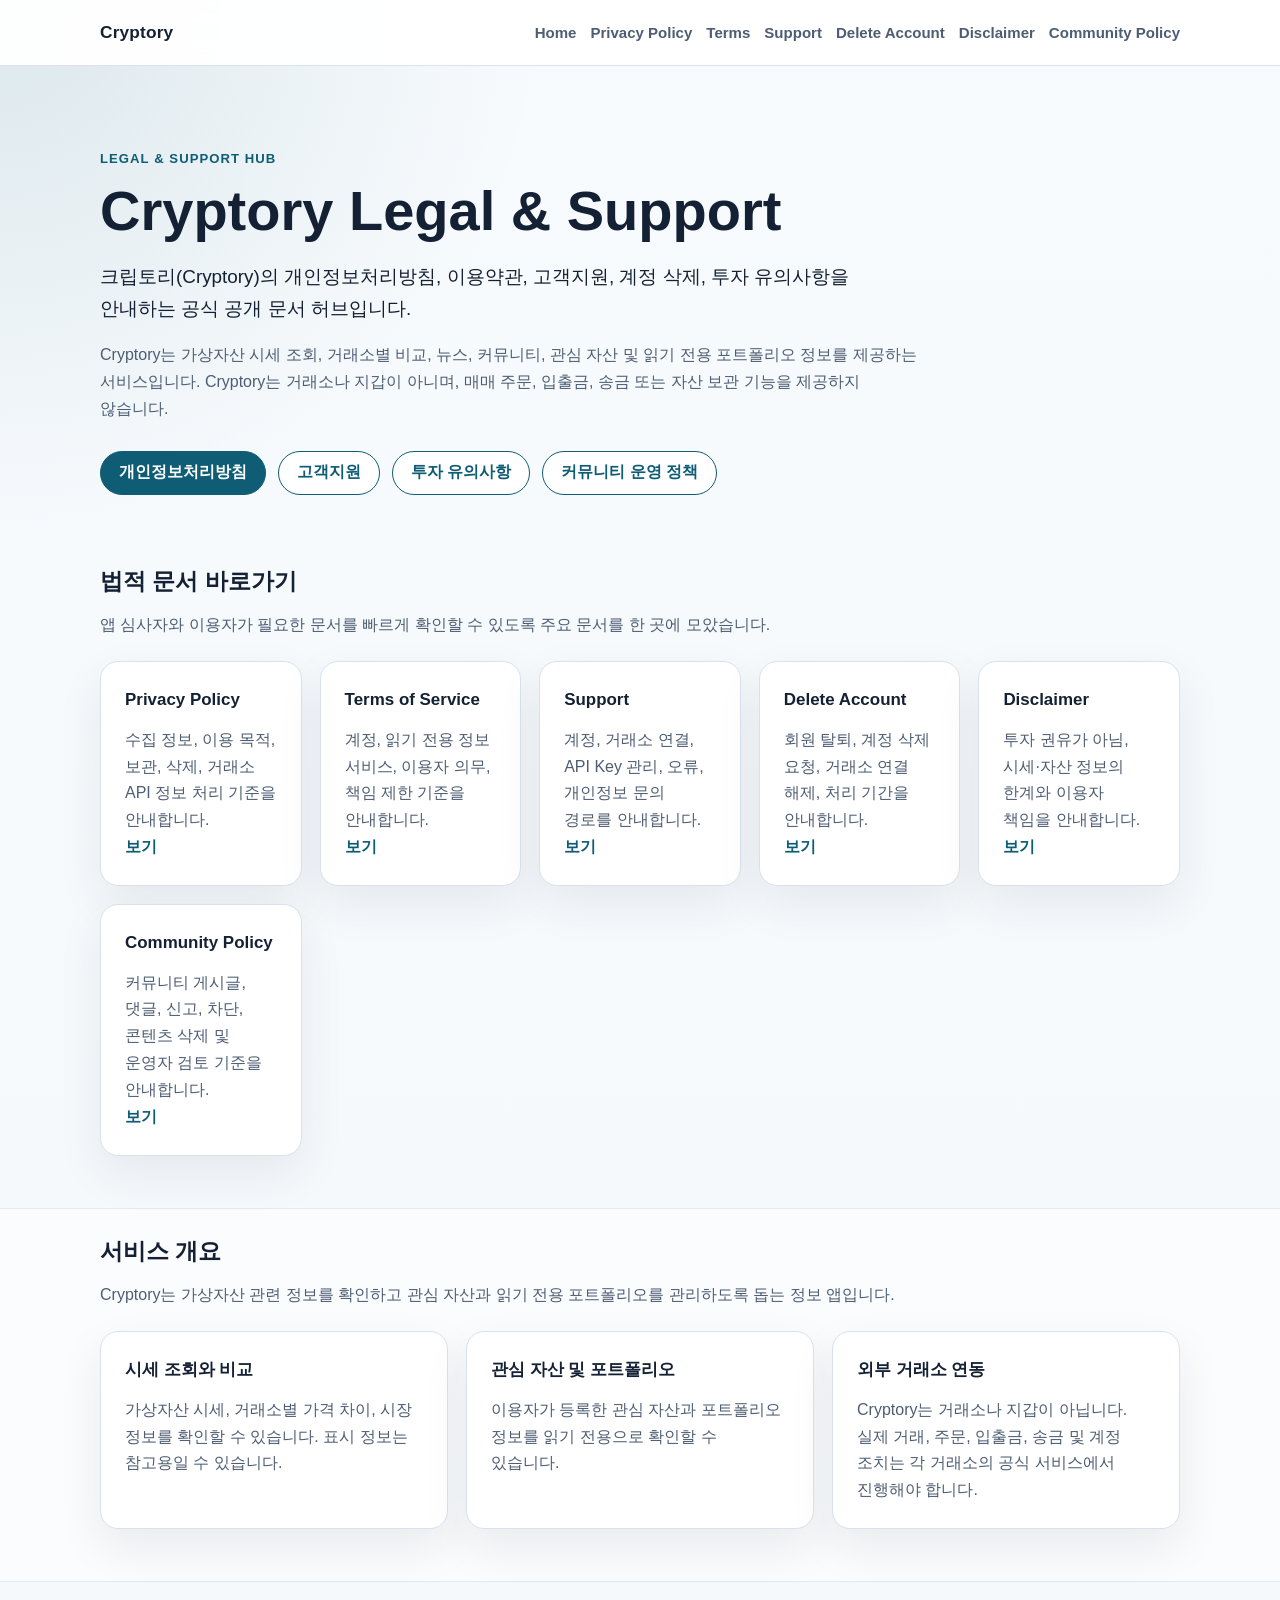
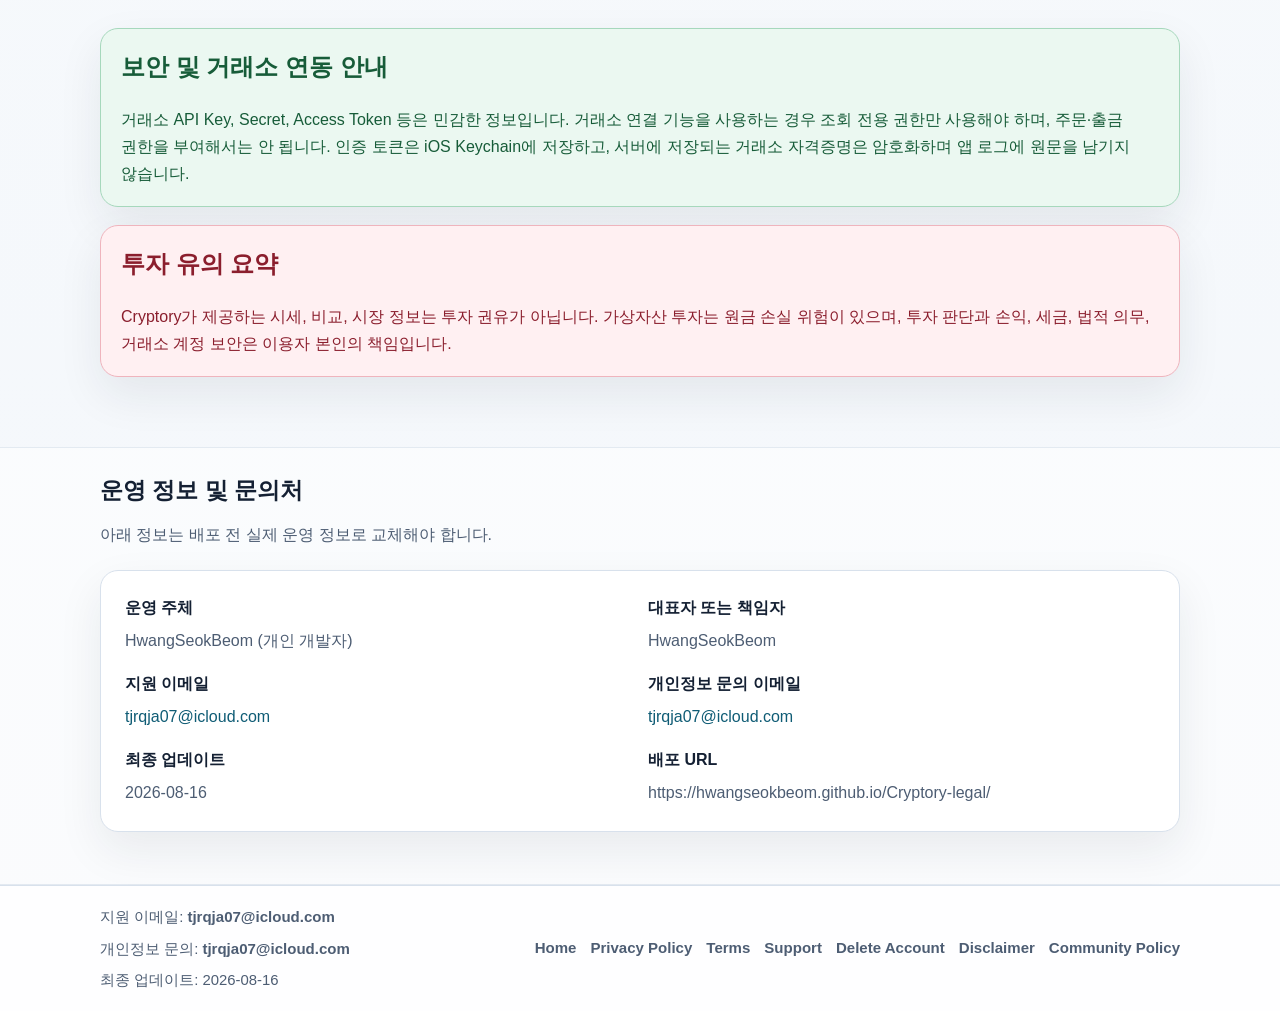
<file: index.html>
<!DOCTYPE html>
<html lang="ko">
<head>
  <meta charset="UTF-8">
  <meta name="viewport" content="width=device-width, initial-scale=1.0">
  <title>Cryptory Legal &amp; Support</title>
  <meta name="description" content="Cryptory 앱의 법적 문서, 고객지원, 계정 삭제, 투자 유의사항 안내 허브입니다.">
  <link rel="stylesheet" href="styles.css">
</head>
<body>
  <header class="site-header">
    <div class="container header-inner">
      <a class="brand" href="index.html">Cryptory</a>
      <nav class="site-nav" aria-label="주요 메뉴">
        <a href="index.html">Home</a>
        <a href="privacy.html">Privacy Policy</a>
        <a href="terms.html">Terms</a>
        <a href="support.html">Support</a>
        <a href="delete-account.html">Delete Account</a>
        <a href="disclaimer.html">Disclaimer</a>
        <a href="community-policy.html">Community Policy</a>
      </nav>
    </div>
  </header>

  <main>
    <section class="hero">
      <div class="container">
        <p class="eyebrow">Legal &amp; Support Hub</p>
        <h1>Cryptory Legal &amp; Support</h1>
        <p class="lead">크립토리(Cryptory)의 개인정보처리방침, 이용약관, 고객지원, 계정 삭제, 투자 유의사항을 안내하는 공식 공개 문서 허브입니다.</p>
        <p class="summary">
          Cryptory는 가상자산 시세 조회, 거래소별 비교, 뉴스, 커뮤니티, 관심 자산 및 읽기 전용 포트폴리오 정보를 제공하는 서비스입니다.
          Cryptory는 거래소나 지갑이 아니며, 매매 주문, 입출금, 송금 또는 자산 보관 기능을 제공하지 않습니다.
        </p>
        <div class="button-row">
          <a class="button" href="privacy.html">개인정보처리방침</a>
          <a class="button secondary" href="support.html">고객지원</a>
          <a class="button secondary" href="disclaimer.html">투자 유의사항</a>
          <a class="button secondary" href="community-policy.html">커뮤니티 운영 정책</a>
        </div>
      </div>
    </section>

    <section class="section">
      <div class="container">
        <div class="section-heading">
          <h2>법적 문서 바로가기</h2>
          <p>앱 심사자와 이용자가 필요한 문서를 빠르게 확인할 수 있도록 주요 문서를 한 곳에 모았습니다.</p>
        </div>
        <div class="card-grid link-card-grid">
          <a class="card link-card" href="privacy.html">
            <h3>Privacy Policy</h3>
            <p>수집 정보, 이용 목적, 보관, 삭제, 거래소 API 정보 처리 기준을 안내합니다.</p>
            <span>보기</span>
          </a>
          <a class="card link-card" href="terms.html">
            <h3>Terms of Service</h3>
            <p>계정, 읽기 전용 정보 서비스, 이용자 의무, 책임 제한 기준을 안내합니다.</p>
            <span>보기</span>
          </a>
          <a class="card link-card" href="support.html">
            <h3>Support</h3>
            <p>계정, 거래소 연결, API Key 관리, 오류, 개인정보 문의 경로를 안내합니다.</p>
            <span>보기</span>
          </a>
          <a class="card link-card" href="delete-account.html">
            <h3>Delete Account</h3>
            <p>회원 탈퇴, 계정 삭제 요청, 거래소 연결 해제, 처리 기간을 안내합니다.</p>
            <span>보기</span>
          </a>
          <a class="card link-card" href="disclaimer.html">
            <h3>Disclaimer</h3>
            <p>투자 권유가 아님, 시세·자산 정보의 한계와 이용자 책임을 안내합니다.</p>
            <span>보기</span>
          </a>
          <a class="card link-card" href="community-policy.html">
            <h3>Community Policy</h3>
            <p>커뮤니티 게시글, 댓글, 신고, 차단, 콘텐츠 삭제 및 운영자 검토 기준을 안내합니다.</p>
            <span>보기</span>
          </a>
        </div>
      </div>
    </section>

    <section class="section section-muted">
      <div class="container">
        <div class="section-heading">
          <h2>서비스 개요</h2>
          <p>Cryptory는 가상자산 관련 정보를 확인하고 관심 자산과 읽기 전용 포트폴리오를 관리하도록 돕는 정보 앱입니다.</p>
        </div>
        <div class="card-grid">
          <article class="card">
            <h3>시세 조회와 비교</h3>
            <p>가상자산 시세, 거래소별 가격 차이, 시장 정보를 확인할 수 있습니다. 표시 정보는 참고용일 수 있습니다.</p>
          </article>
          <article class="card">
            <h3>관심 자산 및 포트폴리오</h3>
            <p>이용자가 등록한 관심 자산과 포트폴리오 정보를 읽기 전용으로 확인할 수 있습니다.</p>
          </article>
          <article class="card">
            <h3>외부 거래소 연동</h3>
            <p>Cryptory는 거래소나 지갑이 아닙니다. 실제 거래, 주문, 입출금, 송금 및 계정 조치는 각 거래소의 공식 서비스에서 진행해야 합니다.</p>
          </article>
        </div>
      </div>
    </section>

    <section class="section">
      <div class="container">
        <div class="security-box">
          <h2>보안 및 거래소 연동 안내</h2>
          <p>
            거래소 API Key, Secret, Access Token 등은 민감한 정보입니다. 거래소 연결 기능을 사용하는 경우 조회 전용 권한만 사용해야 하며,
            주문·출금 권한을 부여해서는 안 됩니다. 인증 토큰은 iOS Keychain에 저장하고, 서버에 저장되는 거래소 자격증명은 암호화하며 앱 로그에 원문을 남기지 않습니다.
          </p>
        </div>
        <div class="risk-box">
          <h2>투자 유의 요약</h2>
          <p>
            Cryptory가 제공하는 시세, 비교, 시장 정보는 투자 권유가 아닙니다. 가상자산 투자는 원금 손실 위험이 있으며,
            투자 판단과 손익, 세금, 법적 의무, 거래소 계정 보안은 이용자 본인의 책임입니다.
          </p>
        </div>
      </div>
    </section>

    <section class="section section-muted">
      <div class="container">
        <div class="section-heading">
          <h2>운영 정보 및 문의처</h2>
          <p>아래 정보는 배포 전 실제 운영 정보로 교체해야 합니다.</p>
        </div>
        <div class="info-panel">
          <dl class="meta-list">
            <div>
              <dt>운영 주체</dt>
              <dd>HwangSeokBeom (개인 개발자)</dd>
            </div>
            <div>
              <dt>대표자 또는 책임자</dt>
              <dd>HwangSeokBeom</dd>
            </div>
            <div>
              <dt>지원 이메일</dt>
              <dd><a href="mailto:tjrqja07@icloud.com">tjrqja07@icloud.com</a></dd>
            </div>
            <div>
              <dt>개인정보 문의 이메일</dt>
              <dd><a href="mailto:tjrqja07@icloud.com">tjrqja07@icloud.com</a></dd>
            </div>
            <div>
              <dt>최종 업데이트</dt>
              <dd>2026-08-16</dd>
            </div>
            <div>
              <dt>배포 URL</dt>
              <dd>https://hwangseokbeom.github.io/Cryptory-legal/</dd>
            </div>
          </dl>
        </div>
      </div>
    </section>
  </main>

  <footer class="site-footer">
    <div class="container footer-inner">
      <div class="footer-meta">
        <p>지원 이메일: <a href="mailto:tjrqja07@icloud.com">tjrqja07@icloud.com</a></p>
        <p>개인정보 문의: <a href="mailto:tjrqja07@icloud.com">tjrqja07@icloud.com</a></p>
        <p>최종 업데이트: 2026-08-16</p>
      </div>
      <nav aria-label="하단 링크">
        <a href="index.html">Home</a>
        <a href="privacy.html">Privacy Policy</a>
        <a href="terms.html">Terms</a>
        <a href="support.html">Support</a>
        <a href="delete-account.html">Delete Account</a>
        <a href="disclaimer.html">Disclaimer</a>
        <a href="community-policy.html">Community Policy</a>
      </nav>
    </div>
  </footer>
</body>
</html>
</file>
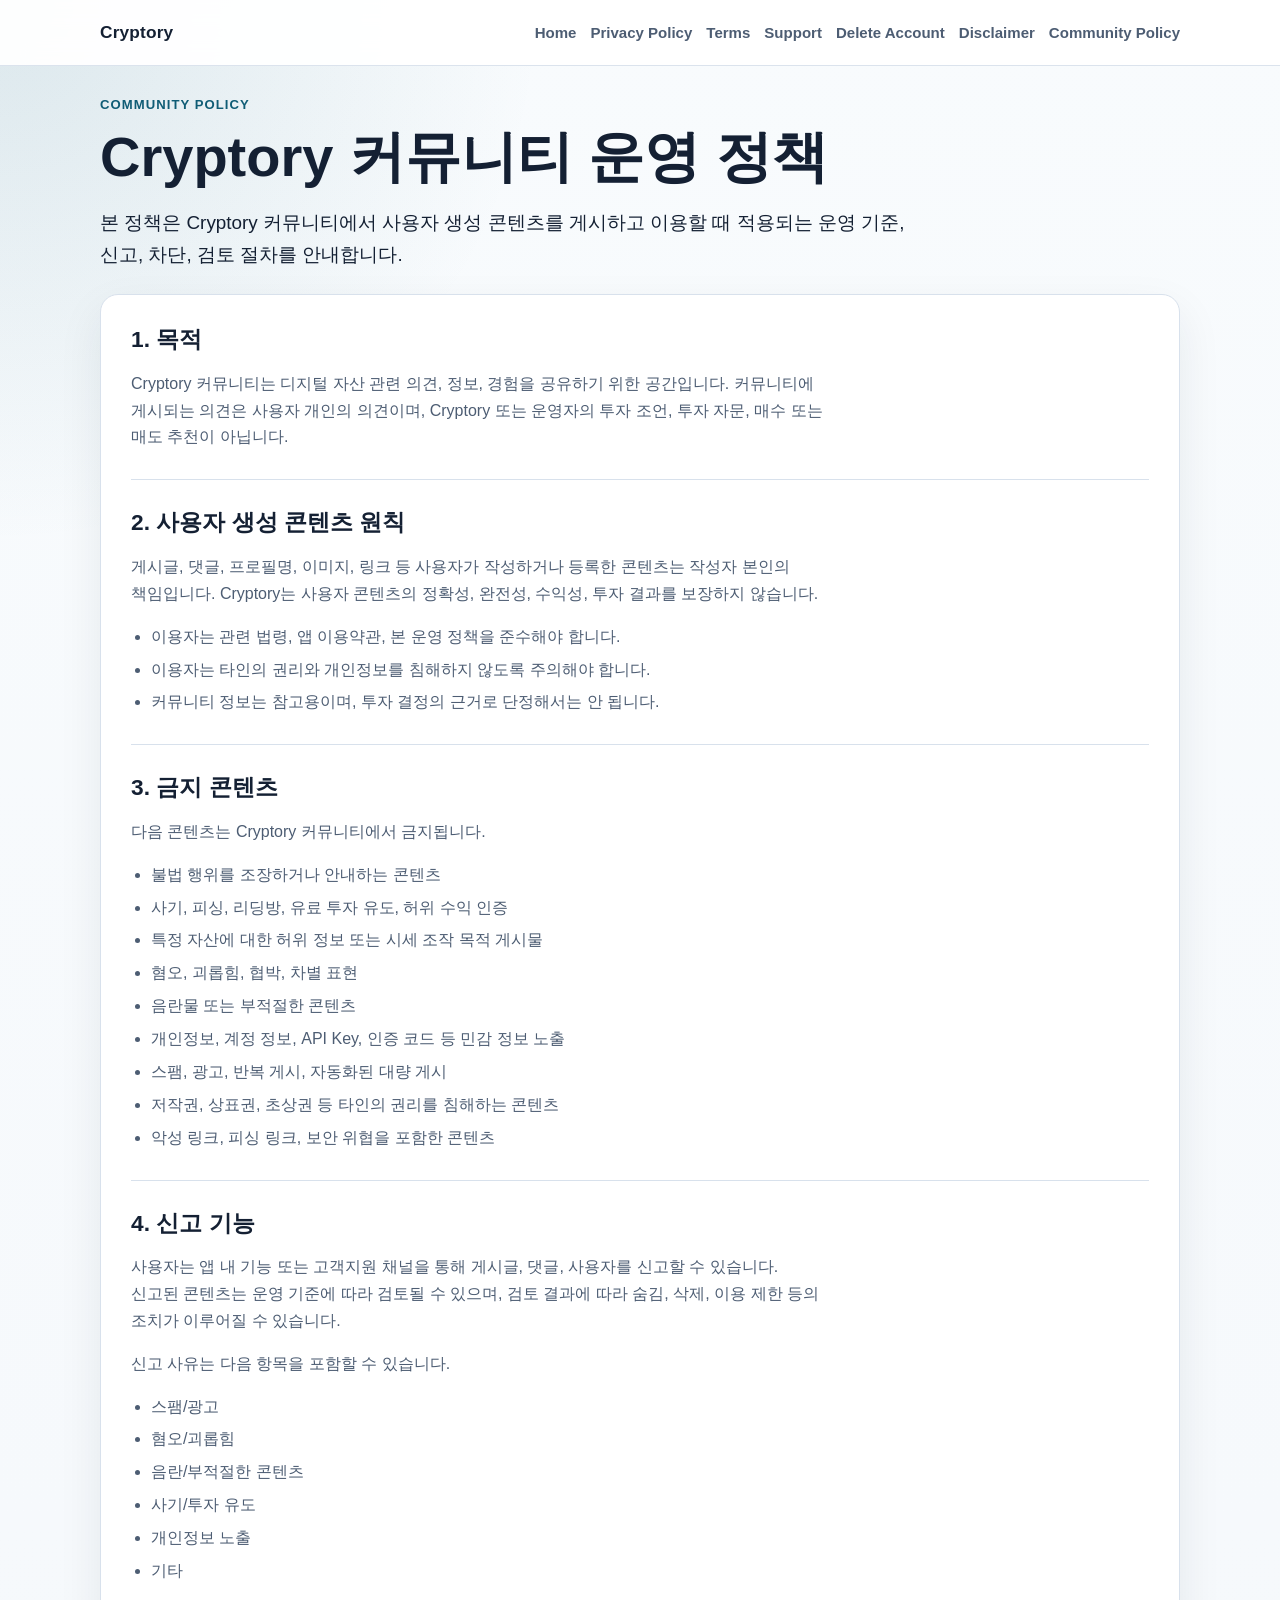
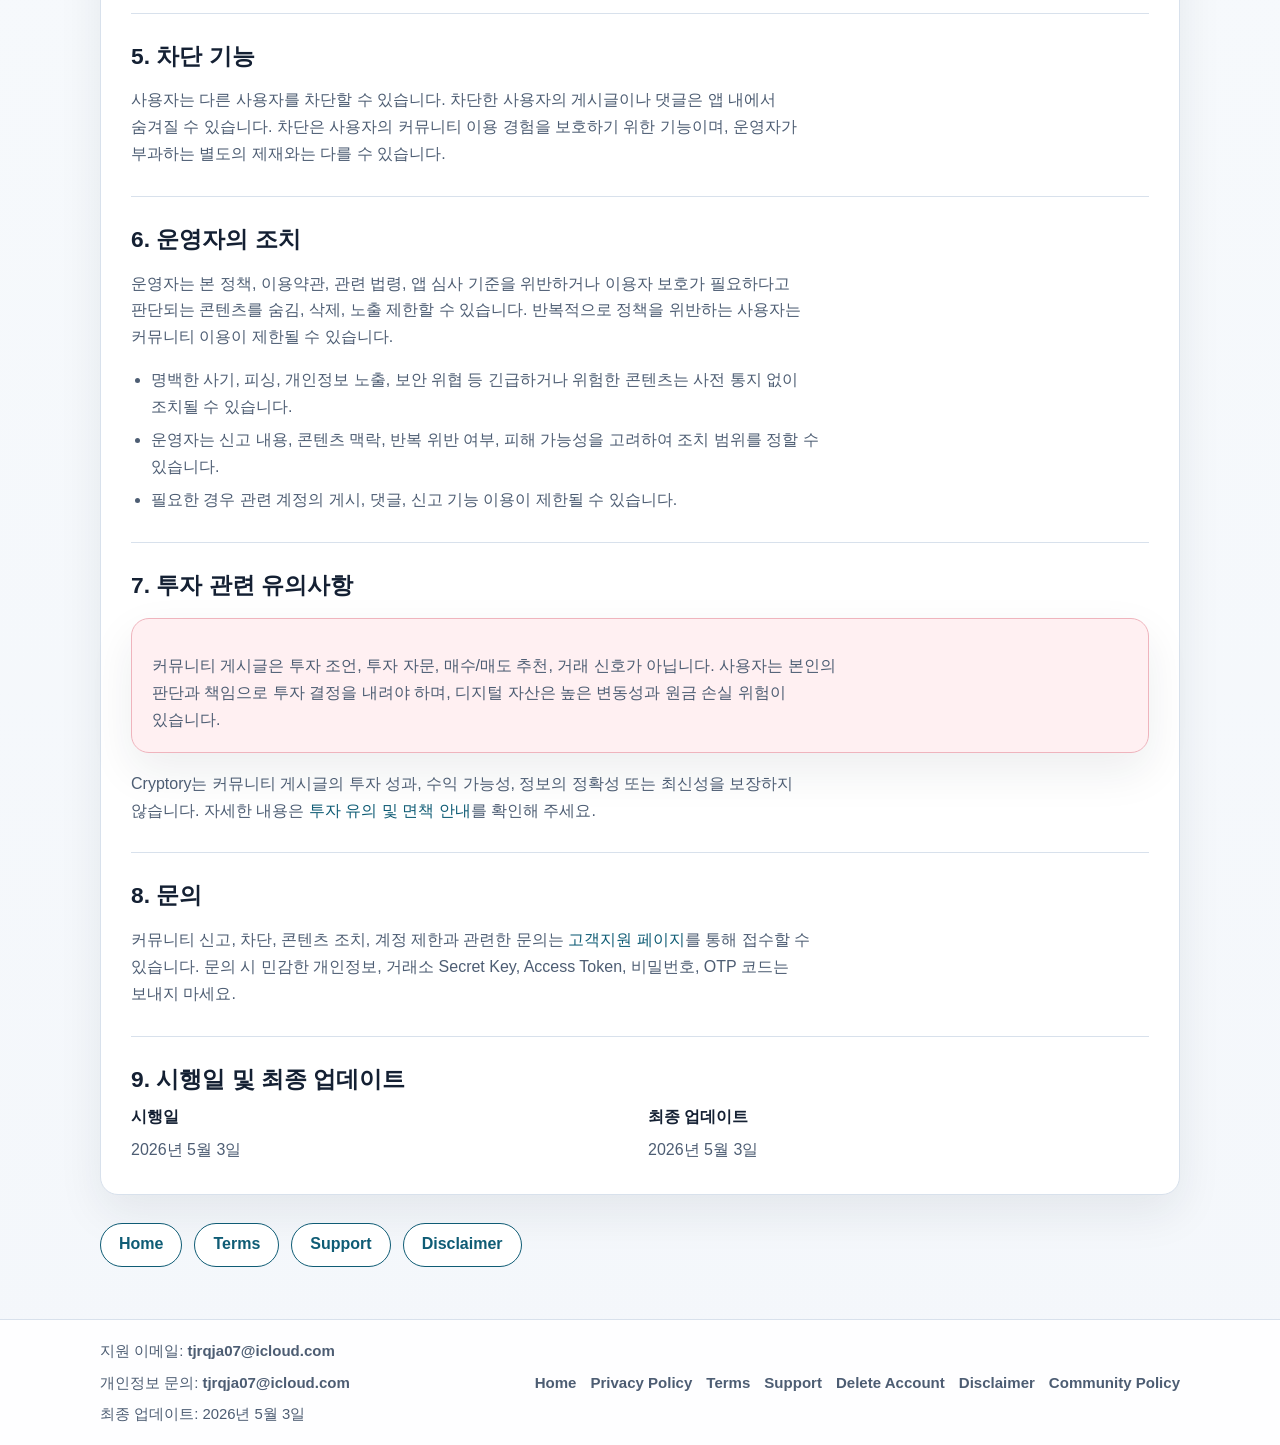
<file: community-policy.html>
<!DOCTYPE html>
<html lang="ko">
<head>
  <meta charset="UTF-8">
  <meta name="viewport" content="width=device-width, initial-scale=1.0">
  <title>Cryptory 커뮤니티 운영 정책</title>
  <meta name="description" content="Cryptory 커뮤니티의 사용자 생성 콘텐츠, 금지 콘텐츠, 신고, 차단, 운영자 검토 및 투자 유의사항을 안내합니다.">
  <link rel="stylesheet" href="styles.css">
</head>
<body>
  <header class="site-header">
    <div class="container header-inner">
      <a class="brand" href="index.html">Cryptory</a>
      <nav class="site-nav" aria-label="주요 메뉴">
        <a href="index.html">Home</a>
        <a href="privacy.html">Privacy Policy</a>
        <a href="terms.html">Terms</a>
        <a href="support.html">Support</a>
        <a href="delete-account.html">Delete Account</a>
        <a href="disclaimer.html">Disclaimer</a>
        <a href="community-policy.html">Community Policy</a>
      </nav>
    </div>
  </header>

  <main class="document-page">
    <div class="container">
      <div class="page-heading">
        <p class="eyebrow">Community Policy</p>
        <h1>Cryptory 커뮤니티 운영 정책</h1>
        <p class="lead">본 정책은 Cryptory 커뮤니티에서 사용자 생성 콘텐츠를 게시하고 이용할 때 적용되는 운영 기준, 신고, 차단, 검토 절차를 안내합니다.</p>
      </div>

      <article class="document">
        <section>
          <h2>1. 목적</h2>
          <p>
            Cryptory 커뮤니티는 디지털 자산 관련 의견, 정보, 경험을 공유하기 위한 공간입니다.
            커뮤니티에 게시되는 의견은 사용자 개인의 의견이며, Cryptory 또는 운영자의 투자 조언, 투자 자문, 매수 또는 매도 추천이 아닙니다.
          </p>
        </section>

        <section>
          <h2>2. 사용자 생성 콘텐츠 원칙</h2>
          <p>
            게시글, 댓글, 프로필명, 이미지, 링크 등 사용자가 작성하거나 등록한 콘텐츠는 작성자 본인의 책임입니다.
            Cryptory는 사용자 콘텐츠의 정확성, 완전성, 수익성, 투자 결과를 보장하지 않습니다.
          </p>
          <ul>
            <li>이용자는 관련 법령, 앱 이용약관, 본 운영 정책을 준수해야 합니다.</li>
            <li>이용자는 타인의 권리와 개인정보를 침해하지 않도록 주의해야 합니다.</li>
            <li>커뮤니티 정보는 참고용이며, 투자 결정의 근거로 단정해서는 안 됩니다.</li>
          </ul>
        </section>

        <section>
          <h2>3. 금지 콘텐츠</h2>
          <p>다음 콘텐츠는 Cryptory 커뮤니티에서 금지됩니다.</p>
          <ul>
            <li>불법 행위를 조장하거나 안내하는 콘텐츠</li>
            <li>사기, 피싱, 리딩방, 유료 투자 유도, 허위 수익 인증</li>
            <li>특정 자산에 대한 허위 정보 또는 시세 조작 목적 게시물</li>
            <li>혐오, 괴롭힘, 협박, 차별 표현</li>
            <li>음란물 또는 부적절한 콘텐츠</li>
            <li>개인정보, 계정 정보, API Key, 인증 코드 등 민감 정보 노출</li>
            <li>스팸, 광고, 반복 게시, 자동화된 대량 게시</li>
            <li>저작권, 상표권, 초상권 등 타인의 권리를 침해하는 콘텐츠</li>
            <li>악성 링크, 피싱 링크, 보안 위협을 포함한 콘텐츠</li>
          </ul>
        </section>

        <section>
          <h2>4. 신고 기능</h2>
          <p>
            사용자는 앱 내 기능 또는 고객지원 채널을 통해 게시글, 댓글, 사용자를 신고할 수 있습니다.
            신고된 콘텐츠는 운영 기준에 따라 검토될 수 있으며, 검토 결과에 따라 숨김, 삭제, 이용 제한 등의 조치가 이루어질 수 있습니다.
          </p>
          <p>신고 사유는 다음 항목을 포함할 수 있습니다.</p>
          <ul>
            <li>스팸/광고</li>
            <li>혐오/괴롭힘</li>
            <li>음란/부적절한 콘텐츠</li>
            <li>사기/투자 유도</li>
            <li>개인정보 노출</li>
            <li>기타</li>
          </ul>
        </section>

        <section>
          <h2>5. 차단 기능</h2>
          <p>
            사용자는 다른 사용자를 차단할 수 있습니다. 차단한 사용자의 게시글이나 댓글은 앱 내에서 숨겨질 수 있습니다.
            차단은 사용자의 커뮤니티 이용 경험을 보호하기 위한 기능이며, 운영자가 부과하는 별도의 제재와는 다를 수 있습니다.
          </p>
        </section>

        <section>
          <h2>6. 운영자의 조치</h2>
          <p>
            운영자는 본 정책, 이용약관, 관련 법령, 앱 심사 기준을 위반하거나 이용자 보호가 필요하다고 판단되는 콘텐츠를 숨김, 삭제, 노출 제한할 수 있습니다.
            반복적으로 정책을 위반하는 사용자는 커뮤니티 이용이 제한될 수 있습니다.
          </p>
          <ul>
            <li>명백한 사기, 피싱, 개인정보 노출, 보안 위협 등 긴급하거나 위험한 콘텐츠는 사전 통지 없이 조치될 수 있습니다.</li>
            <li>운영자는 신고 내용, 콘텐츠 맥락, 반복 위반 여부, 피해 가능성을 고려하여 조치 범위를 정할 수 있습니다.</li>
            <li>필요한 경우 관련 계정의 게시, 댓글, 신고 기능 이용이 제한될 수 있습니다.</li>
          </ul>
        </section>

        <section>
          <h2>7. 투자 관련 유의사항</h2>
          <div class="risk-box">
            <p>
              커뮤니티 게시글은 투자 조언, 투자 자문, 매수/매도 추천, 거래 신호가 아닙니다.
              사용자는 본인의 판단과 책임으로 투자 결정을 내려야 하며, 디지털 자산은 높은 변동성과 원금 손실 위험이 있습니다.
            </p>
          </div>
          <p>
            Cryptory는 커뮤니티 게시글의 투자 성과, 수익 가능성, 정보의 정확성 또는 최신성을 보장하지 않습니다.
            자세한 내용은 <a href="disclaimer.html">투자 유의 및 면책 안내</a>를 확인해 주세요.
          </p>
        </section>

        <section>
          <h2>8. 문의</h2>
          <p>
            커뮤니티 신고, 차단, 콘텐츠 조치, 계정 제한과 관련한 문의는 <a href="support.html">고객지원 페이지</a>를 통해 접수할 수 있습니다.
            문의 시 민감한 개인정보, 거래소 Secret Key, Access Token, 비밀번호, OTP 코드는 보내지 마세요.
          </p>
        </section>

        <section>
          <h2>9. 시행일 및 최종 업데이트</h2>
          <dl class="meta-list">
            <div>
              <dt>시행일</dt>
              <dd>2026년 5월 3일</dd>
            </div>
            <div>
              <dt>최종 업데이트</dt>
              <dd>2026년 5월 3일</dd>
            </div>
          </dl>
        </section>
      </article>

      <div class="link-row">
        <a class="link-button secondary" href="index.html">Home</a>
        <a class="link-button secondary" href="terms.html">Terms</a>
        <a class="link-button secondary" href="support.html">Support</a>
        <a class="link-button secondary" href="disclaimer.html">Disclaimer</a>
      </div>
    </div>
  </main>

  <footer class="site-footer">
    <div class="container footer-inner">
      <div class="footer-meta">
        <p>지원 이메일: <a href="mailto:tjrqja07@icloud.com">tjrqja07@icloud.com</a></p>
        <p>개인정보 문의: <a href="mailto:tjrqja07@icloud.com">tjrqja07@icloud.com</a></p>
        <p>최종 업데이트: 2026년 5월 3일</p>
      </div>
      <nav aria-label="하단 링크">
        <a href="index.html">Home</a>
        <a href="privacy.html">Privacy Policy</a>
        <a href="terms.html">Terms</a>
        <a href="support.html">Support</a>
        <a href="delete-account.html">Delete Account</a>
        <a href="disclaimer.html">Disclaimer</a>
        <a href="community-policy.html">Community Policy</a>
      </nav>
    </div>
  </footer>
</body>
</html>
</file>
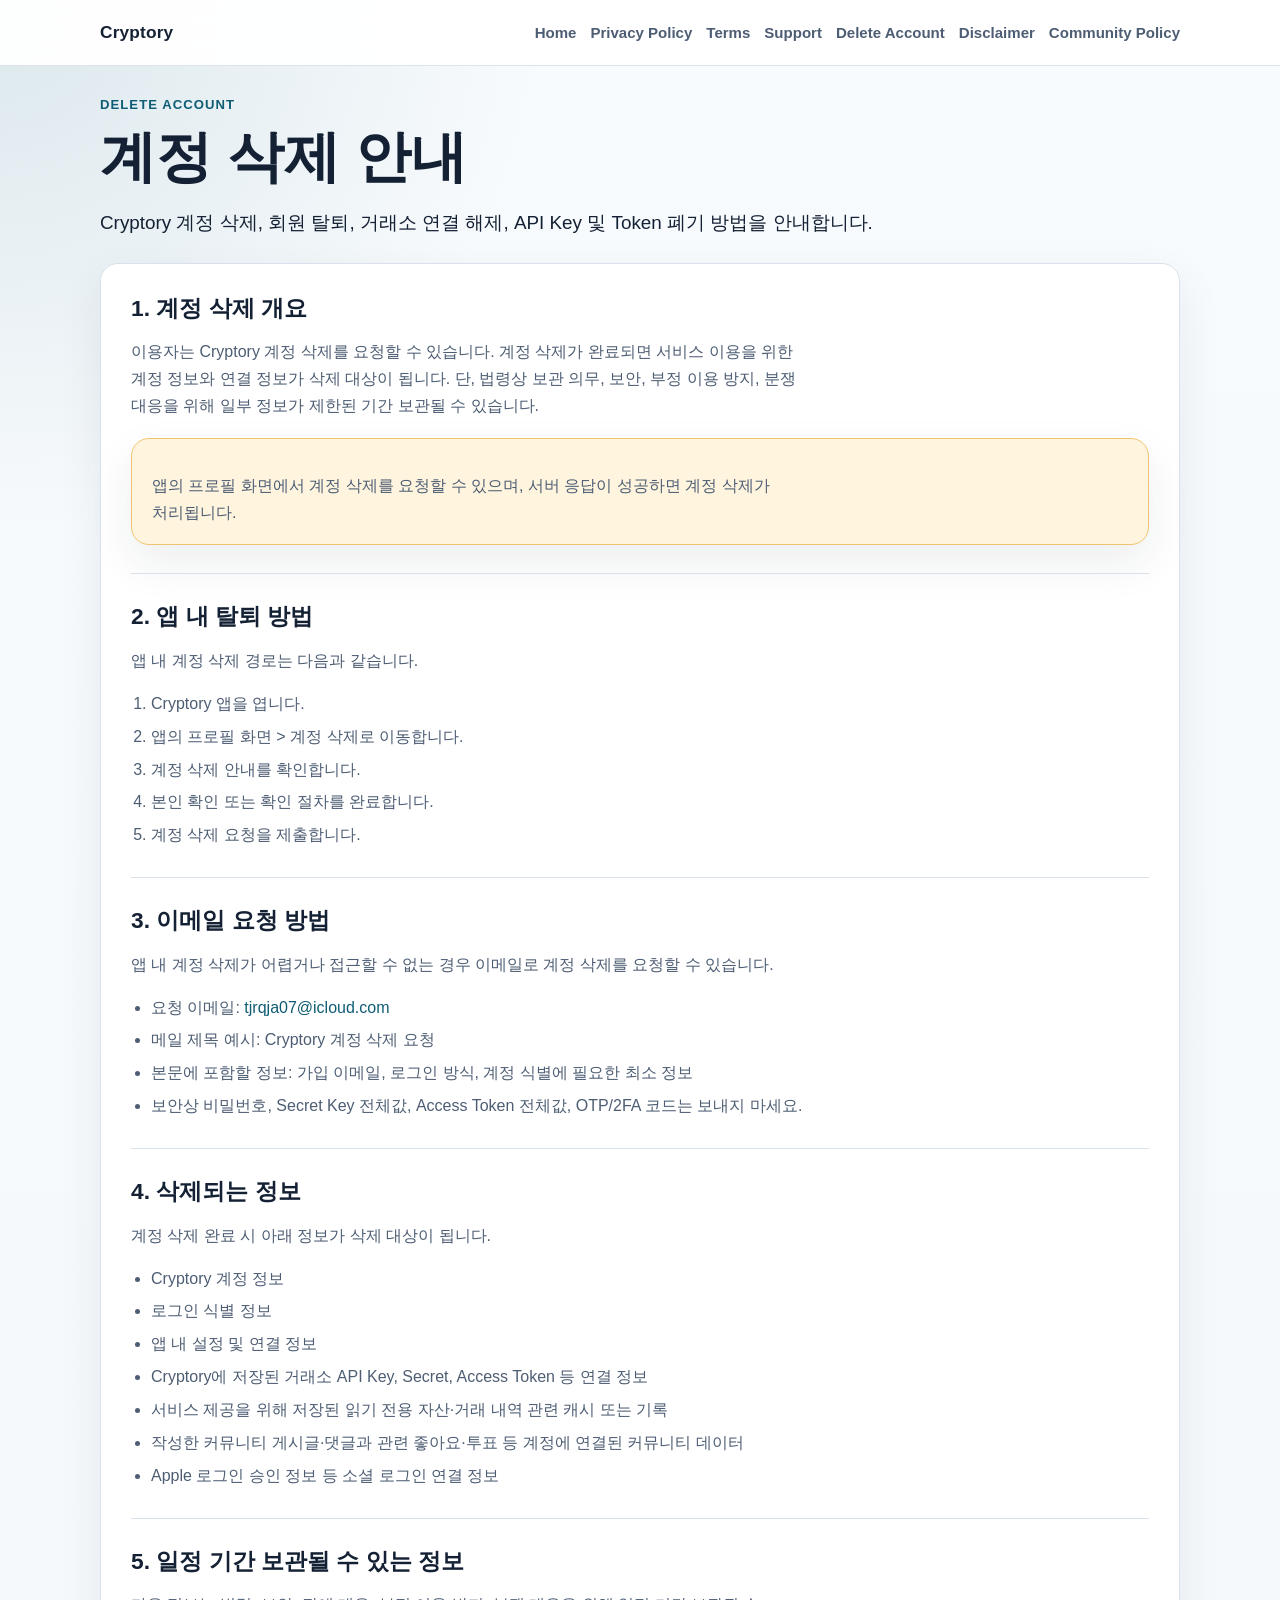
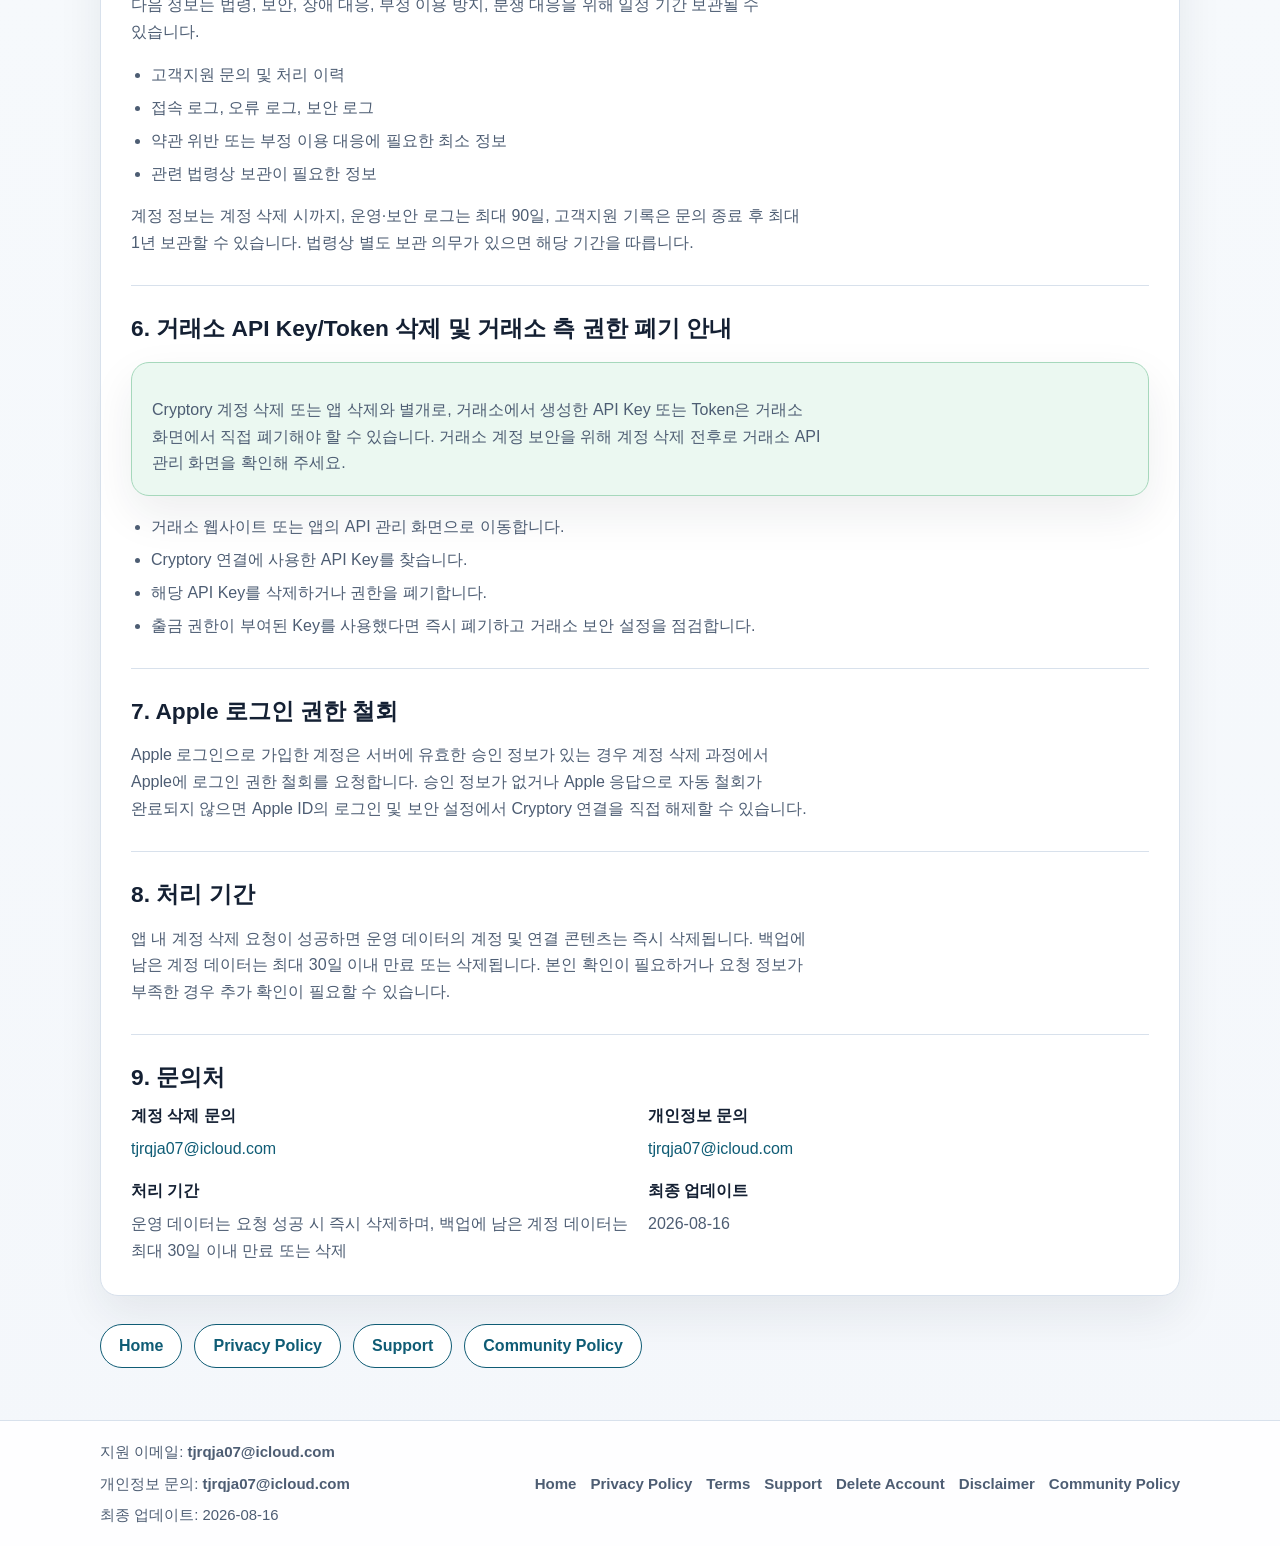
<file: delete-account.html>
<!DOCTYPE html>
<html lang="ko">
<head>
  <meta charset="UTF-8">
  <meta name="viewport" content="width=device-width, initial-scale=1.0">
  <title>Cryptory 계정 삭제 안내</title>
  <meta name="description" content="Cryptory 앱의 계정 삭제, 회원 탈퇴, 이메일 요청, 거래소 API Key 및 Token 폐기 안내를 제공합니다.">
  <link rel="stylesheet" href="styles.css">
</head>
<body>
  <header class="site-header">
    <div class="container header-inner">
      <a class="brand" href="index.html">Cryptory</a>
      <nav class="site-nav" aria-label="주요 메뉴">
        <a href="index.html">Home</a>
        <a href="privacy.html">Privacy Policy</a>
        <a href="terms.html">Terms</a>
        <a href="support.html">Support</a>
        <a href="delete-account.html">Delete Account</a>
        <a href="disclaimer.html">Disclaimer</a>
        <a href="community-policy.html">Community Policy</a>
      </nav>
    </div>
  </header>

  <main class="document-page">
    <div class="container">
      <div class="page-heading">
        <p class="eyebrow">Delete Account</p>
        <h1>계정 삭제 안내</h1>
        <p class="lead">Cryptory 계정 삭제, 회원 탈퇴, 거래소 연결 해제, API Key 및 Token 폐기 방법을 안내합니다.</p>
      </div>

      <article class="document">
        <section>
          <h2>1. 계정 삭제 개요</h2>
          <p>
            이용자는 Cryptory 계정 삭제를 요청할 수 있습니다. 계정 삭제가 완료되면 서비스 이용을 위한 계정 정보와 연결 정보가 삭제 대상이 됩니다.
            단, 법령상 보관 의무, 보안, 부정 이용 방지, 분쟁 대응을 위해 일부 정보가 제한된 기간 보관될 수 있습니다.
          </p>
          <div class="notice">
            <p>앱의 프로필 화면에서 계정 삭제를 요청할 수 있으며, 서버 응답이 성공하면 계정 삭제가 처리됩니다.</p>
          </div>
        </section>

        <section>
          <h2>2. 앱 내 탈퇴 방법</h2>
          <p>앱 내 계정 삭제 경로는 다음과 같습니다.</p>
          <ol>
            <li>Cryptory 앱을 엽니다.</li>
            <li>앱의 프로필 화면 > 계정 삭제로 이동합니다.</li>
            <li>계정 삭제 안내를 확인합니다.</li>
            <li>본인 확인 또는 확인 절차를 완료합니다.</li>
            <li>계정 삭제 요청을 제출합니다.</li>
          </ol>
        </section>

        <section>
          <h2>3. 이메일 요청 방법</h2>
          <p>앱 내 계정 삭제가 어렵거나 접근할 수 없는 경우 이메일로 계정 삭제를 요청할 수 있습니다.</p>
          <ul>
            <li>요청 이메일: <a href="mailto:tjrqja07@icloud.com">tjrqja07@icloud.com</a></li>
            <li>메일 제목 예시: Cryptory 계정 삭제 요청</li>
            <li>본문에 포함할 정보: 가입 이메일, 로그인 방식, 계정 식별에 필요한 최소 정보</li>
            <li>보안상 비밀번호, Secret Key 전체값, Access Token 전체값, OTP/2FA 코드는 보내지 마세요.</li>
          </ul>
        </section>

        <section>
          <h2>4. 삭제되는 정보</h2>
          <p>계정 삭제 완료 시 아래 정보가 삭제 대상이 됩니다.</p>
          <ul>
            <li>Cryptory 계정 정보</li>
            <li>로그인 식별 정보</li>
            <li>앱 내 설정 및 연결 정보</li>
            <li>Cryptory에 저장된 거래소 API Key, Secret, Access Token 등 연결 정보</li>
            <li>서비스 제공을 위해 저장된 읽기 전용 자산·거래 내역 관련 캐시 또는 기록</li>
            <li>작성한 커뮤니티 게시글·댓글과 관련 좋아요·투표 등 계정에 연결된 커뮤니티 데이터</li>
            <li>Apple 로그인 승인 정보 등 소셜 로그인 연결 정보</li>
          </ul>
        </section>

        <section>
          <h2>5. 일정 기간 보관될 수 있는 정보</h2>
          <p>다음 정보는 법령, 보안, 장애 대응, 부정 이용 방지, 분쟁 대응을 위해 일정 기간 보관될 수 있습니다.</p>
          <ul>
            <li>고객지원 문의 및 처리 이력</li>
            <li>접속 로그, 오류 로그, 보안 로그</li>
            <li>약관 위반 또는 부정 이용 대응에 필요한 최소 정보</li>
            <li>관련 법령상 보관이 필요한 정보</li>
          </ul>
          <p>계정 정보는 계정 삭제 시까지, 운영·보안 로그는 최대 90일, 고객지원 기록은 문의 종료 후 최대 1년 보관할 수 있습니다. 법령상 별도 보관 의무가 있으면 해당 기간을 따릅니다.</p>
        </section>

        <section>
          <h2>6. 거래소 API Key/Token 삭제 및 거래소 측 권한 폐기 안내</h2>
          <div class="security-box">
            <p>
              Cryptory 계정 삭제 또는 앱 삭제와 별개로, 거래소에서 생성한 API Key 또는 Token은 거래소 화면에서 직접 폐기해야 할 수 있습니다.
              거래소 계정 보안을 위해 계정 삭제 전후로 거래소 API 관리 화면을 확인해 주세요.
            </p>
          </div>
          <ul>
            <li>거래소 웹사이트 또는 앱의 API 관리 화면으로 이동합니다.</li>
            <li>Cryptory 연결에 사용한 API Key를 찾습니다.</li>
            <li>해당 API Key를 삭제하거나 권한을 폐기합니다.</li>
            <li>출금 권한이 부여된 Key를 사용했다면 즉시 폐기하고 거래소 보안 설정을 점검합니다.</li>
          </ul>
        </section>

        <section>
          <h2>7. Apple 로그인 권한 철회</h2>
          <p>Apple 로그인으로 가입한 계정은 서버에 유효한 승인 정보가 있는 경우 계정 삭제 과정에서 Apple에 로그인 권한 철회를 요청합니다. 승인 정보가 없거나 Apple 응답으로 자동 철회가 완료되지 않으면 Apple ID의 로그인 및 보안 설정에서 Cryptory 연결을 직접 해제할 수 있습니다.</p>
        </section>

        <section>
          <h2>8. 처리 기간</h2>
          <p>앱 내 계정 삭제 요청이 성공하면 운영 데이터의 계정 및 연결 콘텐츠는 즉시 삭제됩니다. 백업에 남은 계정 데이터는 최대 30일 이내 만료 또는 삭제됩니다. 본인 확인이 필요하거나 요청 정보가 부족한 경우 추가 확인이 필요할 수 있습니다.</p>
        </section>

        <section>
          <h2>9. 문의처</h2>
          <dl class="meta-list">
            <div>
              <dt>계정 삭제 문의</dt>
              <dd><a href="mailto:tjrqja07@icloud.com">tjrqja07@icloud.com</a></dd>
            </div>
            <div>
              <dt>개인정보 문의</dt>
              <dd><a href="mailto:tjrqja07@icloud.com">tjrqja07@icloud.com</a></dd>
            </div>
            <div>
              <dt>처리 기간</dt>
              <dd>운영 데이터는 요청 성공 시 즉시 삭제하며, 백업에 남은 계정 데이터는 최대 30일 이내 만료 또는 삭제</dd>
            </div>
            <div>
              <dt>최종 업데이트</dt>
              <dd>2026-08-16</dd>
            </div>
          </dl>
        </section>
      </article>

      <div class="link-row">
        <a class="link-button secondary" href="index.html">Home</a>
        <a class="link-button secondary" href="privacy.html">Privacy Policy</a>
        <a class="link-button secondary" href="support.html">Support</a>
        <a class="link-button secondary" href="community-policy.html">Community Policy</a>
      </div>
    </div>
  </main>

  <footer class="site-footer">
    <div class="container footer-inner">
      <div class="footer-meta">
        <p>지원 이메일: <a href="mailto:tjrqja07@icloud.com">tjrqja07@icloud.com</a></p>
        <p>개인정보 문의: <a href="mailto:tjrqja07@icloud.com">tjrqja07@icloud.com</a></p>
        <p>최종 업데이트: 2026-08-16</p>
      </div>
      <nav aria-label="하단 링크">
        <a href="index.html">Home</a>
        <a href="privacy.html">Privacy Policy</a>
        <a href="terms.html">Terms</a>
        <a href="support.html">Support</a>
        <a href="delete-account.html">Delete Account</a>
        <a href="disclaimer.html">Disclaimer</a>
        <a href="community-policy.html">Community Policy</a>
      </nav>
    </div>
  </footer>
</body>
</html>
</file>
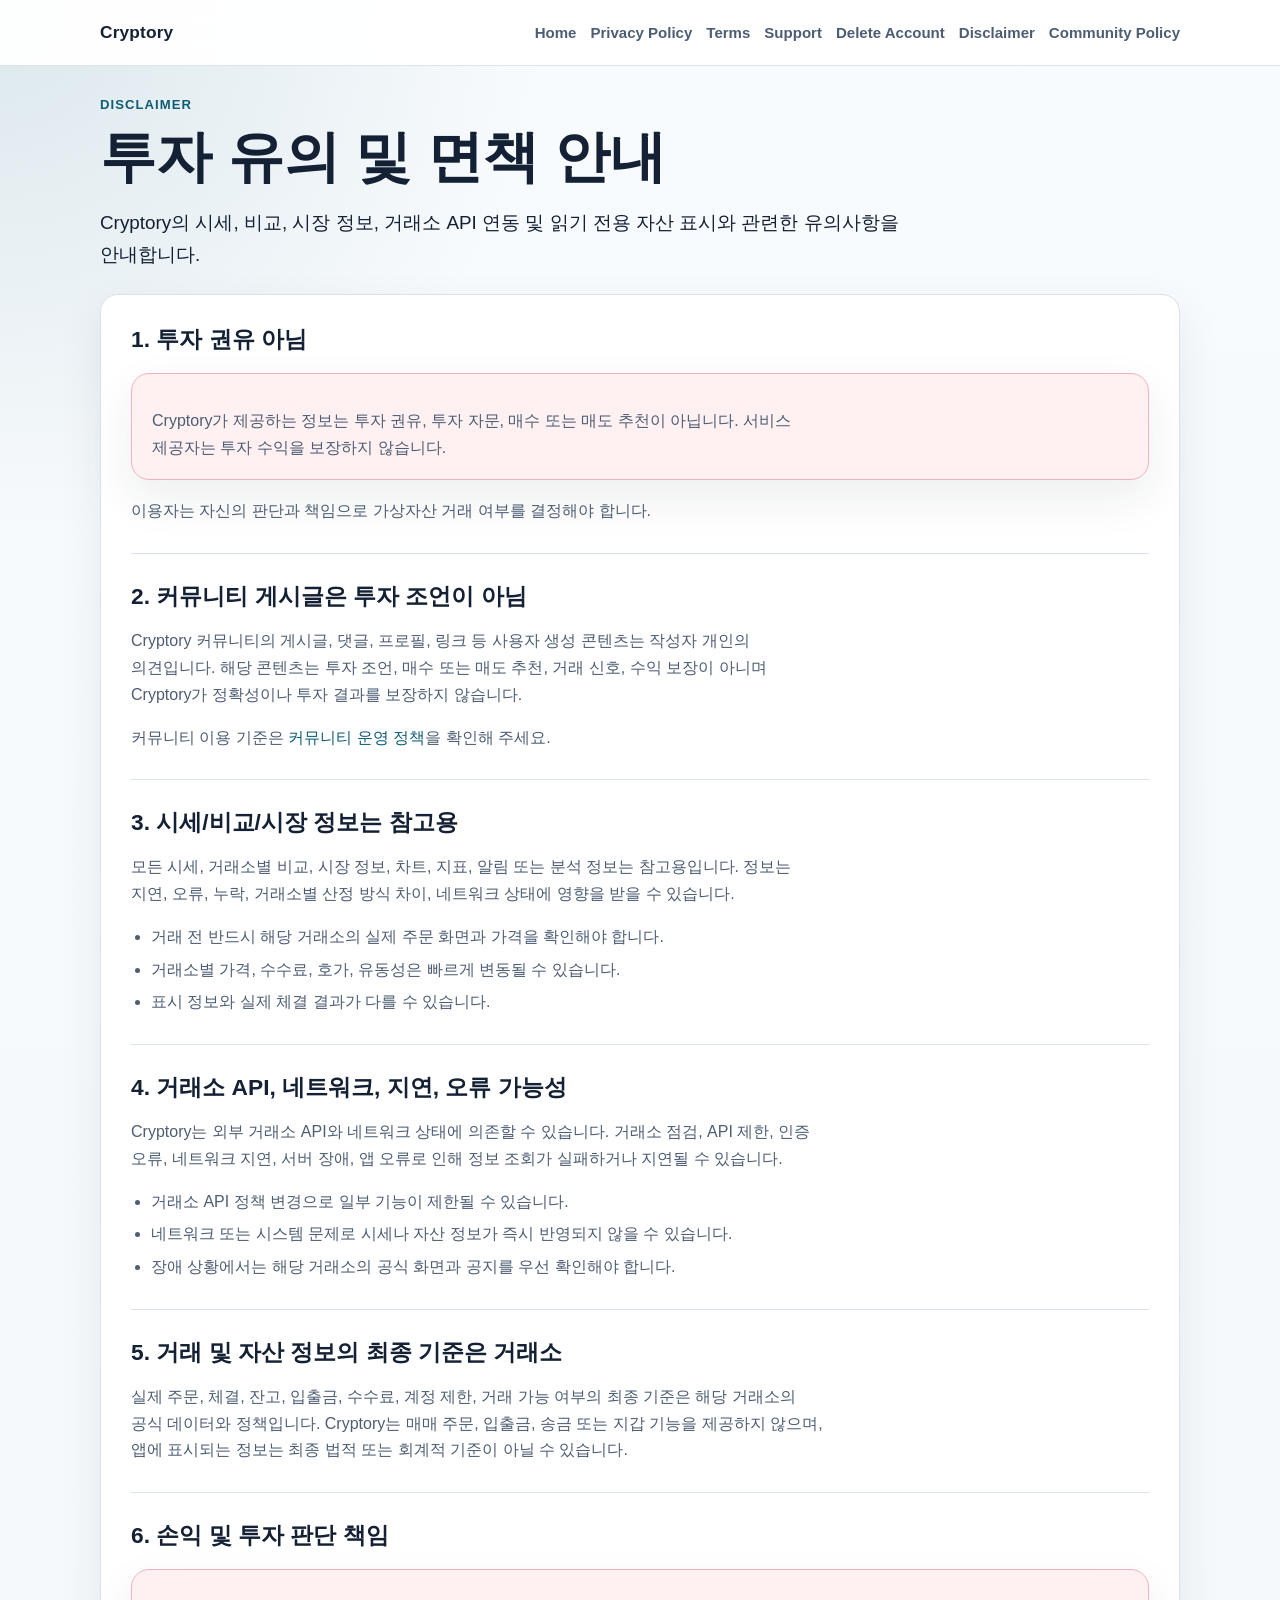
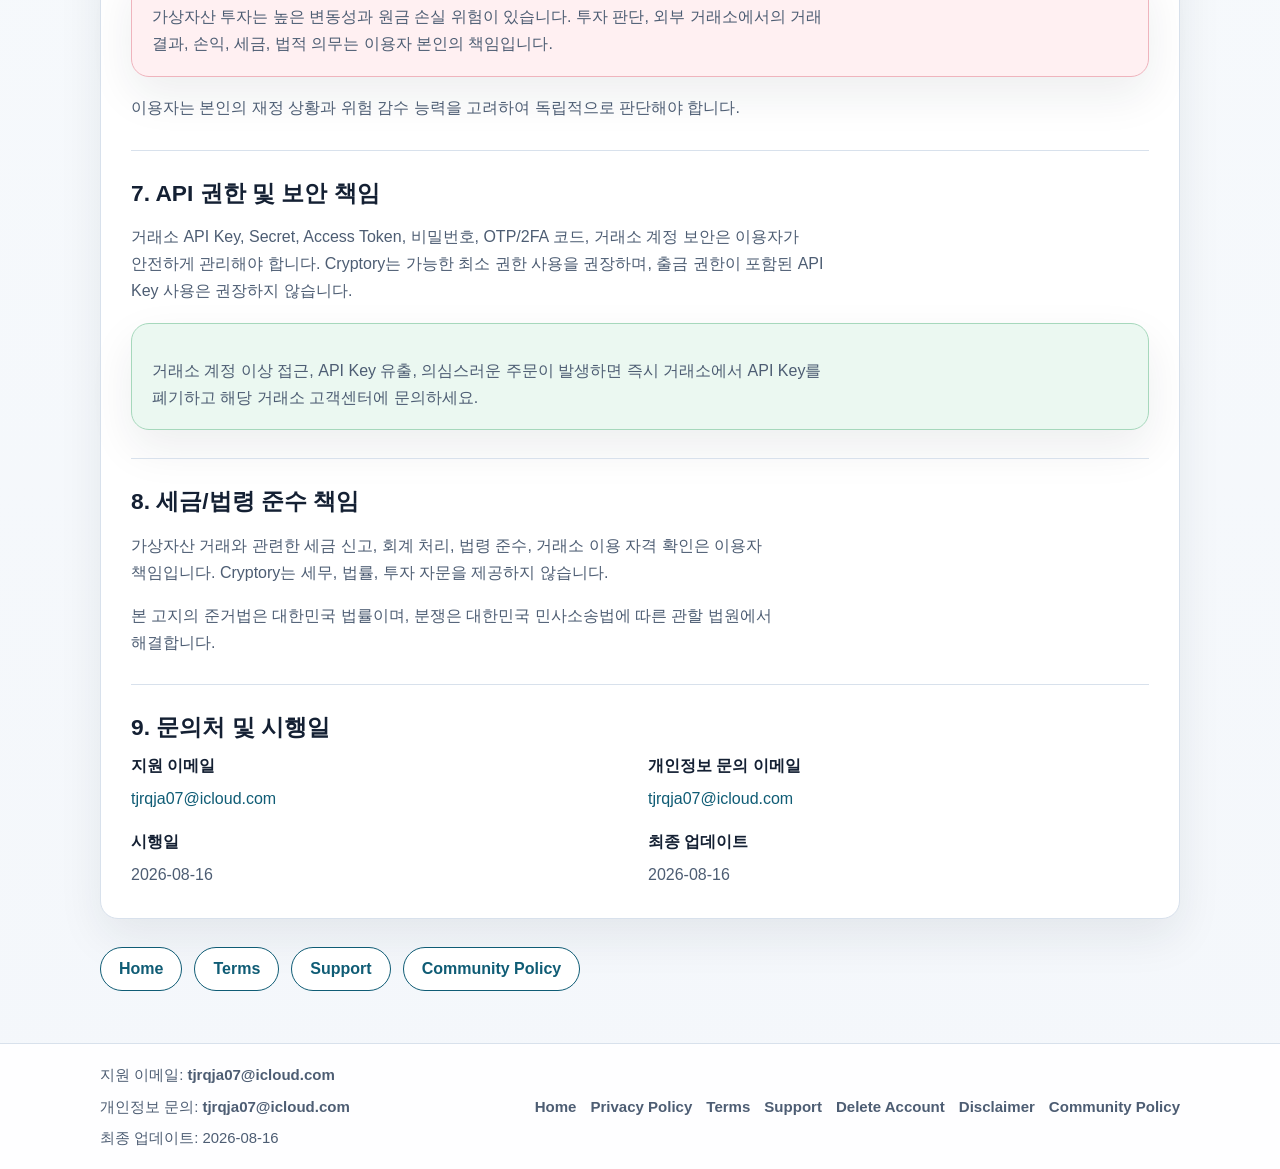
<file: disclaimer.html>
<!DOCTYPE html>
<html lang="ko">
<head>
  <meta charset="UTF-8">
  <meta name="viewport" content="width=device-width, initial-scale=1.0">
  <title>Cryptory 투자 유의 및 면책 안내</title>
  <meta name="description" content="Cryptory 앱의 투자 유의사항, 시세·자산 정보 한계, 외부 거래소 API 및 이용자 책임을 안내합니다.">
  <link rel="stylesheet" href="styles.css">
</head>
<body>
  <header class="site-header">
    <div class="container header-inner">
      <a class="brand" href="index.html">Cryptory</a>
      <nav class="site-nav" aria-label="주요 메뉴">
        <a href="index.html">Home</a>
        <a href="privacy.html">Privacy Policy</a>
        <a href="terms.html">Terms</a>
        <a href="support.html">Support</a>
        <a href="delete-account.html">Delete Account</a>
        <a href="disclaimer.html">Disclaimer</a>
        <a href="community-policy.html">Community Policy</a>
      </nav>
    </div>
  </header>

  <main class="document-page">
    <div class="container">
      <div class="page-heading">
        <p class="eyebrow">Disclaimer</p>
        <h1>투자 유의 및 면책 안내</h1>
        <p class="lead">Cryptory의 시세, 비교, 시장 정보, 거래소 API 연동 및 읽기 전용 자산 표시와 관련한 유의사항을 안내합니다.</p>
      </div>

      <article class="document">
        <section>
          <h2>1. 투자 권유 아님</h2>
          <div class="risk-box">
            <p>
              Cryptory가 제공하는 정보는 투자 권유, 투자 자문, 매수 또는 매도 추천이 아닙니다.
              서비스 제공자는 투자 수익을 보장하지 않습니다.
            </p>
          </div>
          <p>이용자는 자신의 판단과 책임으로 가상자산 거래 여부를 결정해야 합니다.</p>
        </section>

        <section>
          <h2>2. 커뮤니티 게시글은 투자 조언이 아님</h2>
          <p>
            Cryptory 커뮤니티의 게시글, 댓글, 프로필, 링크 등 사용자 생성 콘텐츠는 작성자 개인의 의견입니다.
            해당 콘텐츠는 투자 조언, 매수 또는 매도 추천, 거래 신호, 수익 보장이 아니며 Cryptory가 정확성이나 투자 결과를 보장하지 않습니다.
          </p>
          <p>커뮤니티 이용 기준은 <a href="community-policy.html">커뮤니티 운영 정책</a>을 확인해 주세요.</p>
        </section>

        <section>
          <h2>3. 시세/비교/시장 정보는 참고용</h2>
          <p>
            모든 시세, 거래소별 비교, 시장 정보, 차트, 지표, 알림 또는 분석 정보는 참고용입니다.
            정보는 지연, 오류, 누락, 거래소별 산정 방식 차이, 네트워크 상태에 영향을 받을 수 있습니다.
          </p>
          <ul>
            <li>거래 전 반드시 해당 거래소의 실제 주문 화면과 가격을 확인해야 합니다.</li>
            <li>거래소별 가격, 수수료, 호가, 유동성은 빠르게 변동될 수 있습니다.</li>
            <li>표시 정보와 실제 체결 결과가 다를 수 있습니다.</li>
          </ul>
        </section>

        <section>
          <h2>4. 거래소 API, 네트워크, 지연, 오류 가능성</h2>
          <p>
            Cryptory는 외부 거래소 API와 네트워크 상태에 의존할 수 있습니다.
            거래소 점검, API 제한, 인증 오류, 네트워크 지연, 서버 장애, 앱 오류로 인해 정보 조회가 실패하거나 지연될 수 있습니다.
          </p>
          <ul>
            <li>거래소 API 정책 변경으로 일부 기능이 제한될 수 있습니다.</li>
            <li>네트워크 또는 시스템 문제로 시세나 자산 정보가 즉시 반영되지 않을 수 있습니다.</li>
            <li>장애 상황에서는 해당 거래소의 공식 화면과 공지를 우선 확인해야 합니다.</li>
          </ul>
        </section>

        <section>
          <h2>5. 거래 및 자산 정보의 최종 기준은 거래소</h2>
          <p>
            실제 주문, 체결, 잔고, 입출금, 수수료, 계정 제한, 거래 가능 여부의 최종 기준은 해당 거래소의 공식 데이터와 정책입니다.
            Cryptory는 매매 주문, 입출금, 송금 또는 지갑 기능을 제공하지 않으며, 앱에 표시되는 정보는 최종 법적 또는 회계적 기준이 아닐 수 있습니다.
          </p>
        </section>

        <section>
          <h2>6. 손익 및 투자 판단 책임</h2>
          <div class="risk-box">
            <p>
              가상자산 투자는 높은 변동성과 원금 손실 위험이 있습니다.
              투자 판단, 외부 거래소에서의 거래 결과, 손익, 세금, 법적 의무는 이용자 본인의 책임입니다.
            </p>
          </div>
          <p>이용자는 본인의 재정 상황과 위험 감수 능력을 고려하여 독립적으로 판단해야 합니다.</p>
        </section>

        <section>
          <h2>7. API 권한 및 보안 책임</h2>
          <p>
            거래소 API Key, Secret, Access Token, 비밀번호, OTP/2FA 코드, 거래소 계정 보안은 이용자가 안전하게 관리해야 합니다.
            Cryptory는 가능한 최소 권한 사용을 권장하며, 출금 권한이 포함된 API Key 사용은 권장하지 않습니다.
          </p>
          <div class="security-box">
            <p>
              거래소 계정 이상 접근, API Key 유출, 의심스러운 주문이 발생하면 즉시 거래소에서 API Key를 폐기하고 해당 거래소 고객센터에 문의하세요.
            </p>
          </div>
        </section>

        <section>
          <h2>8. 세금/법령 준수 책임</h2>
          <p>
            가상자산 거래와 관련한 세금 신고, 회계 처리, 법령 준수, 거래소 이용 자격 확인은 이용자 책임입니다.
            Cryptory는 세무, 법률, 투자 자문을 제공하지 않습니다.
          </p>
          <p>본 고지의 준거법은 대한민국 법률이며, 분쟁은 대한민국 민사소송법에 따른 관할 법원에서 해결합니다.</p>
        </section>

        <section>
          <h2>9. 문의처 및 시행일</h2>
          <dl class="meta-list">
            <div>
              <dt>지원 이메일</dt>
              <dd><a href="mailto:tjrqja07@icloud.com">tjrqja07@icloud.com</a></dd>
            </div>
            <div>
              <dt>개인정보 문의 이메일</dt>
              <dd><a href="mailto:tjrqja07@icloud.com">tjrqja07@icloud.com</a></dd>
            </div>
            <div>
              <dt>시행일</dt>
              <dd>2026-08-16</dd>
            </div>
            <div>
              <dt>최종 업데이트</dt>
              <dd>2026-08-16</dd>
            </div>
          </dl>
        </section>
      </article>

      <div class="link-row">
        <a class="link-button secondary" href="index.html">Home</a>
        <a class="link-button secondary" href="terms.html">Terms</a>
        <a class="link-button secondary" href="support.html">Support</a>
        <a class="link-button secondary" href="community-policy.html">Community Policy</a>
      </div>
    </div>
  </main>

  <footer class="site-footer">
    <div class="container footer-inner">
      <div class="footer-meta">
        <p>지원 이메일: <a href="mailto:tjrqja07@icloud.com">tjrqja07@icloud.com</a></p>
        <p>개인정보 문의: <a href="mailto:tjrqja07@icloud.com">tjrqja07@icloud.com</a></p>
        <p>최종 업데이트: 2026-08-16</p>
      </div>
      <nav aria-label="하단 링크">
        <a href="index.html">Home</a>
        <a href="privacy.html">Privacy Policy</a>
        <a href="terms.html">Terms</a>
        <a href="support.html">Support</a>
        <a href="delete-account.html">Delete Account</a>
        <a href="disclaimer.html">Disclaimer</a>
        <a href="community-policy.html">Community Policy</a>
      </nav>
    </div>
  </footer>
</body>
</html>
</file>
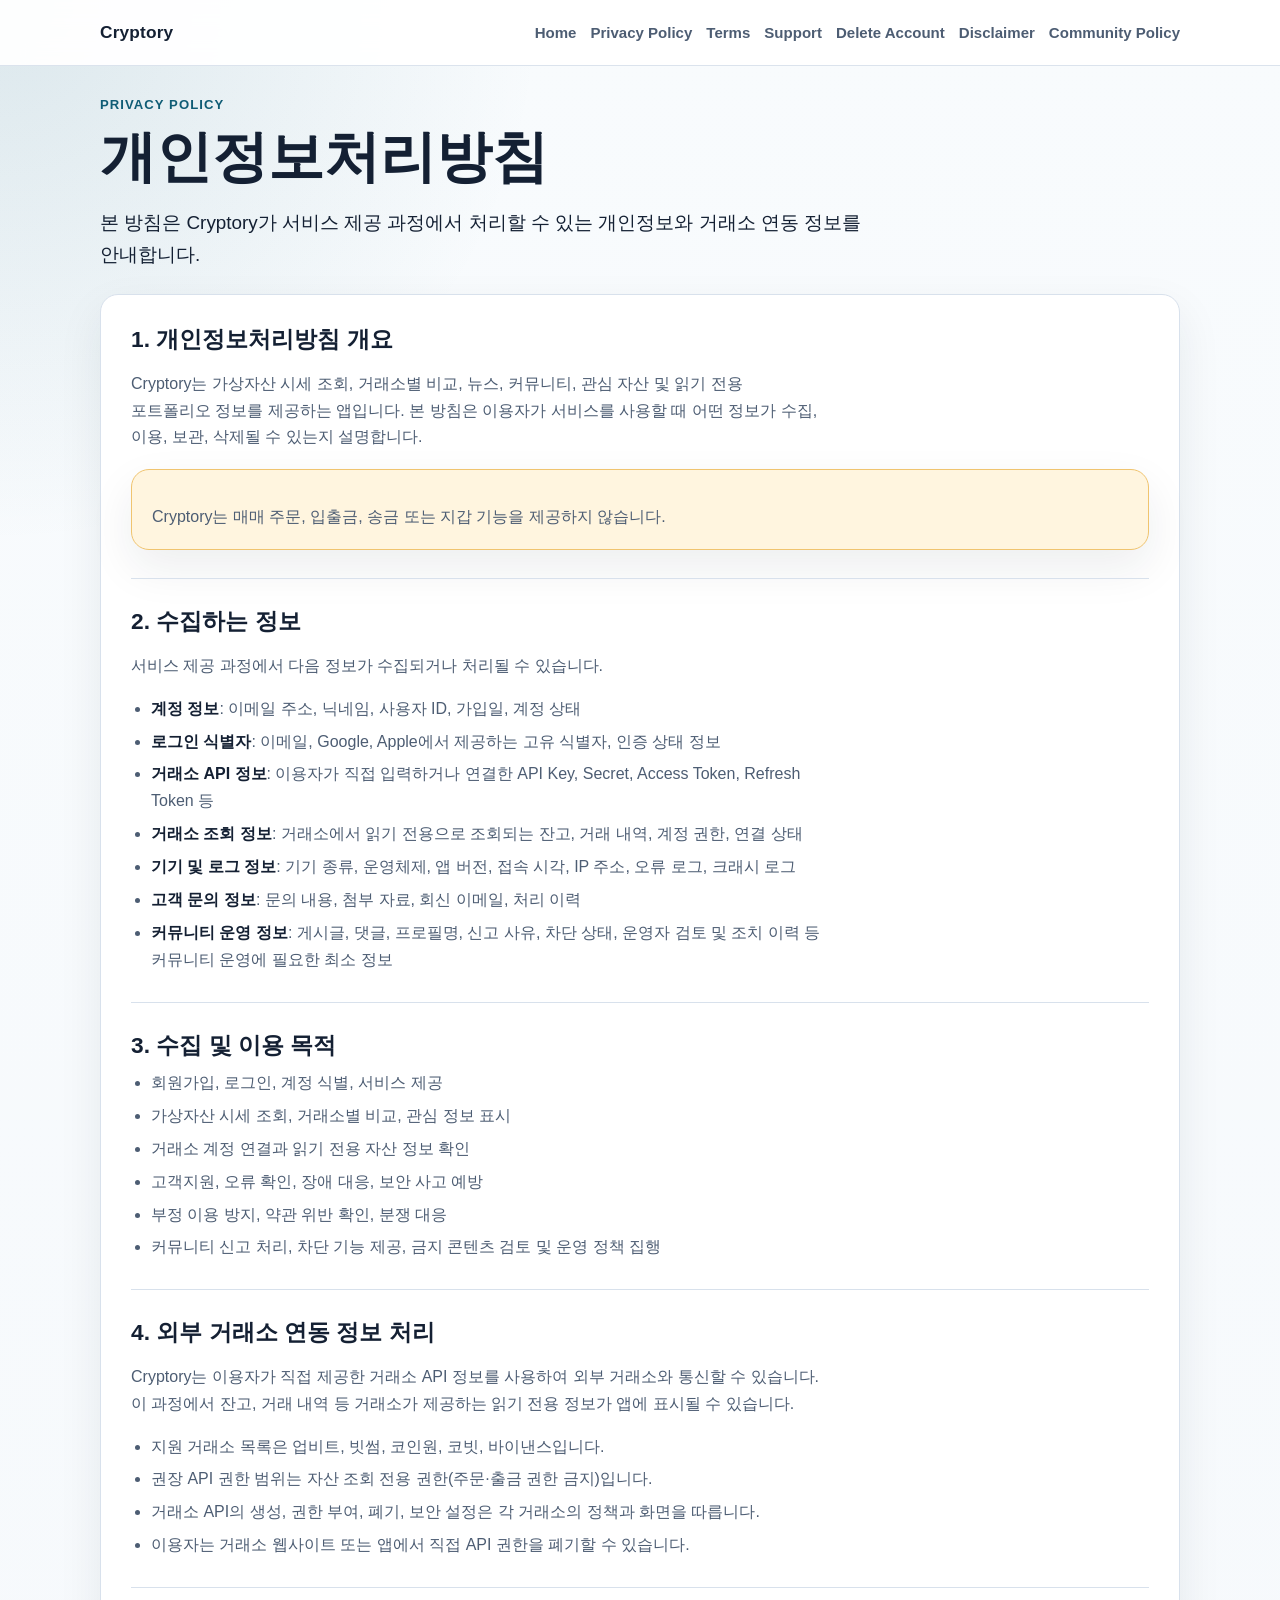
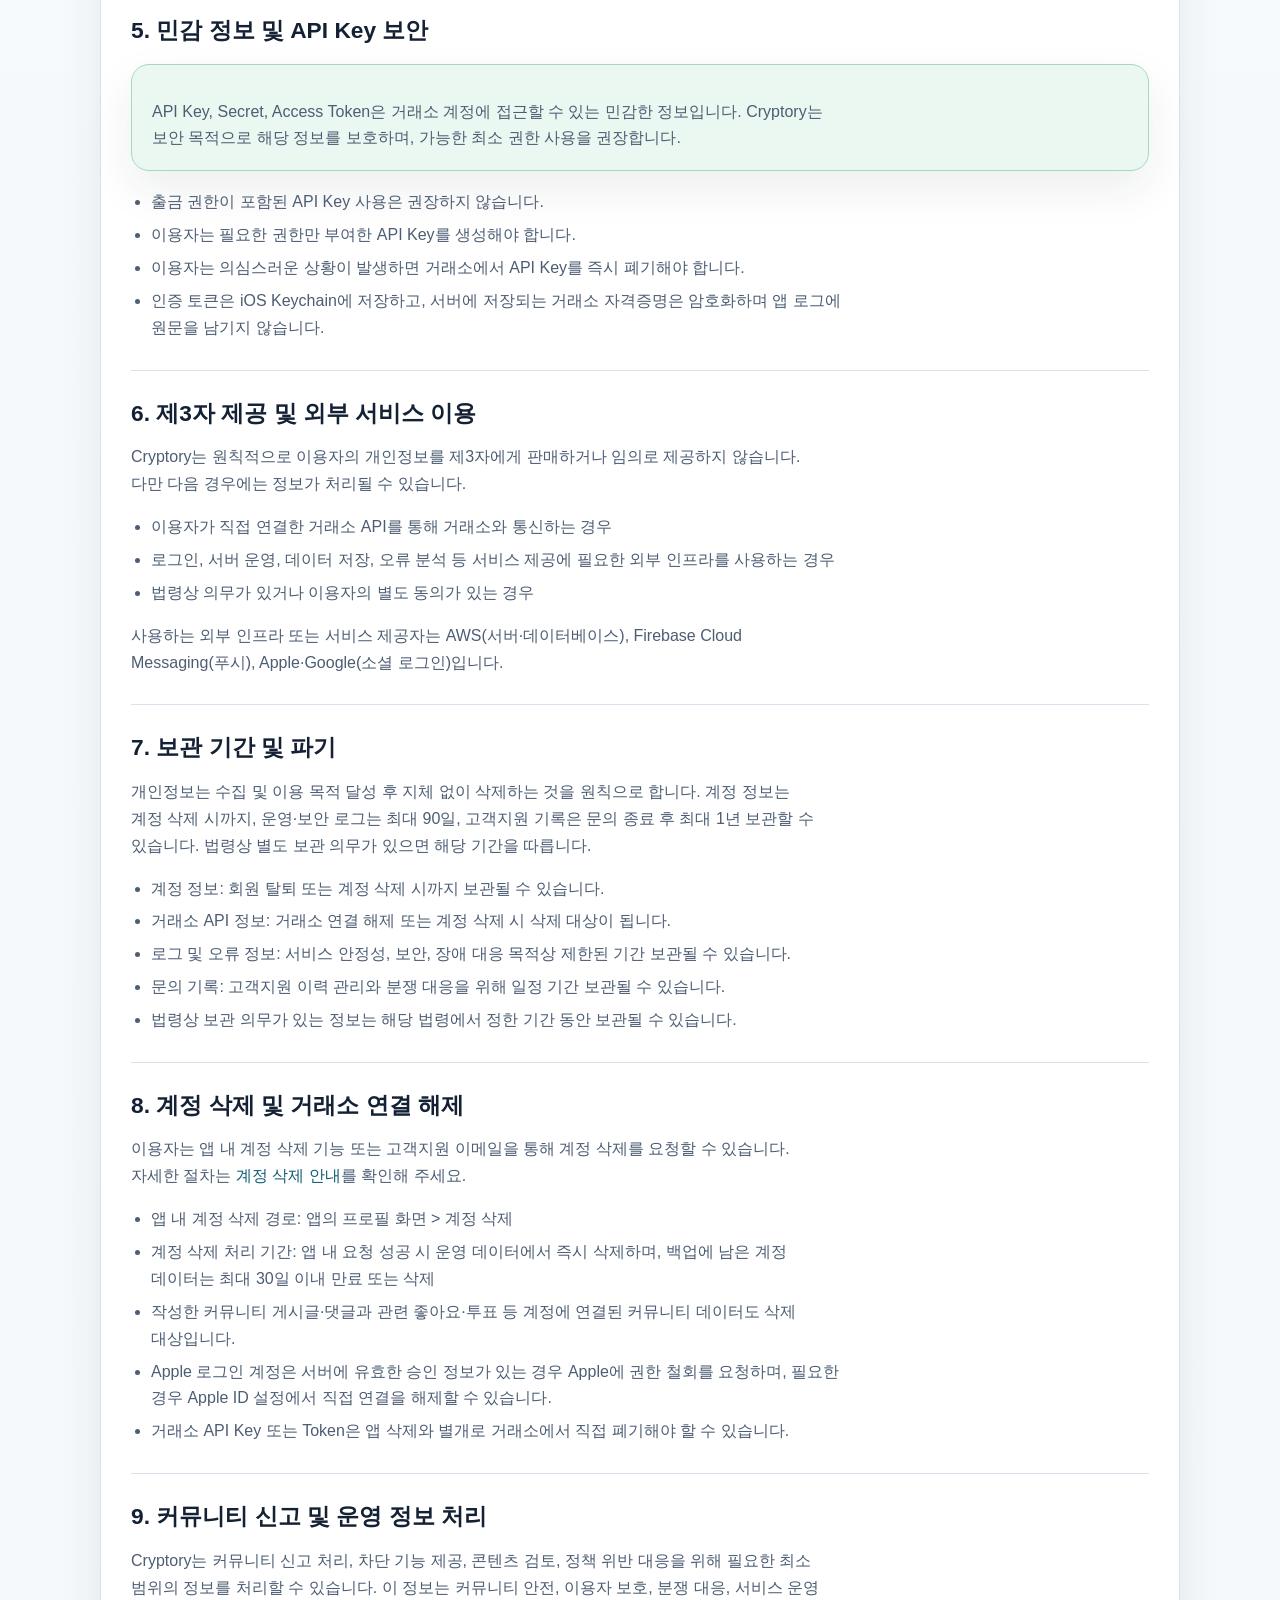
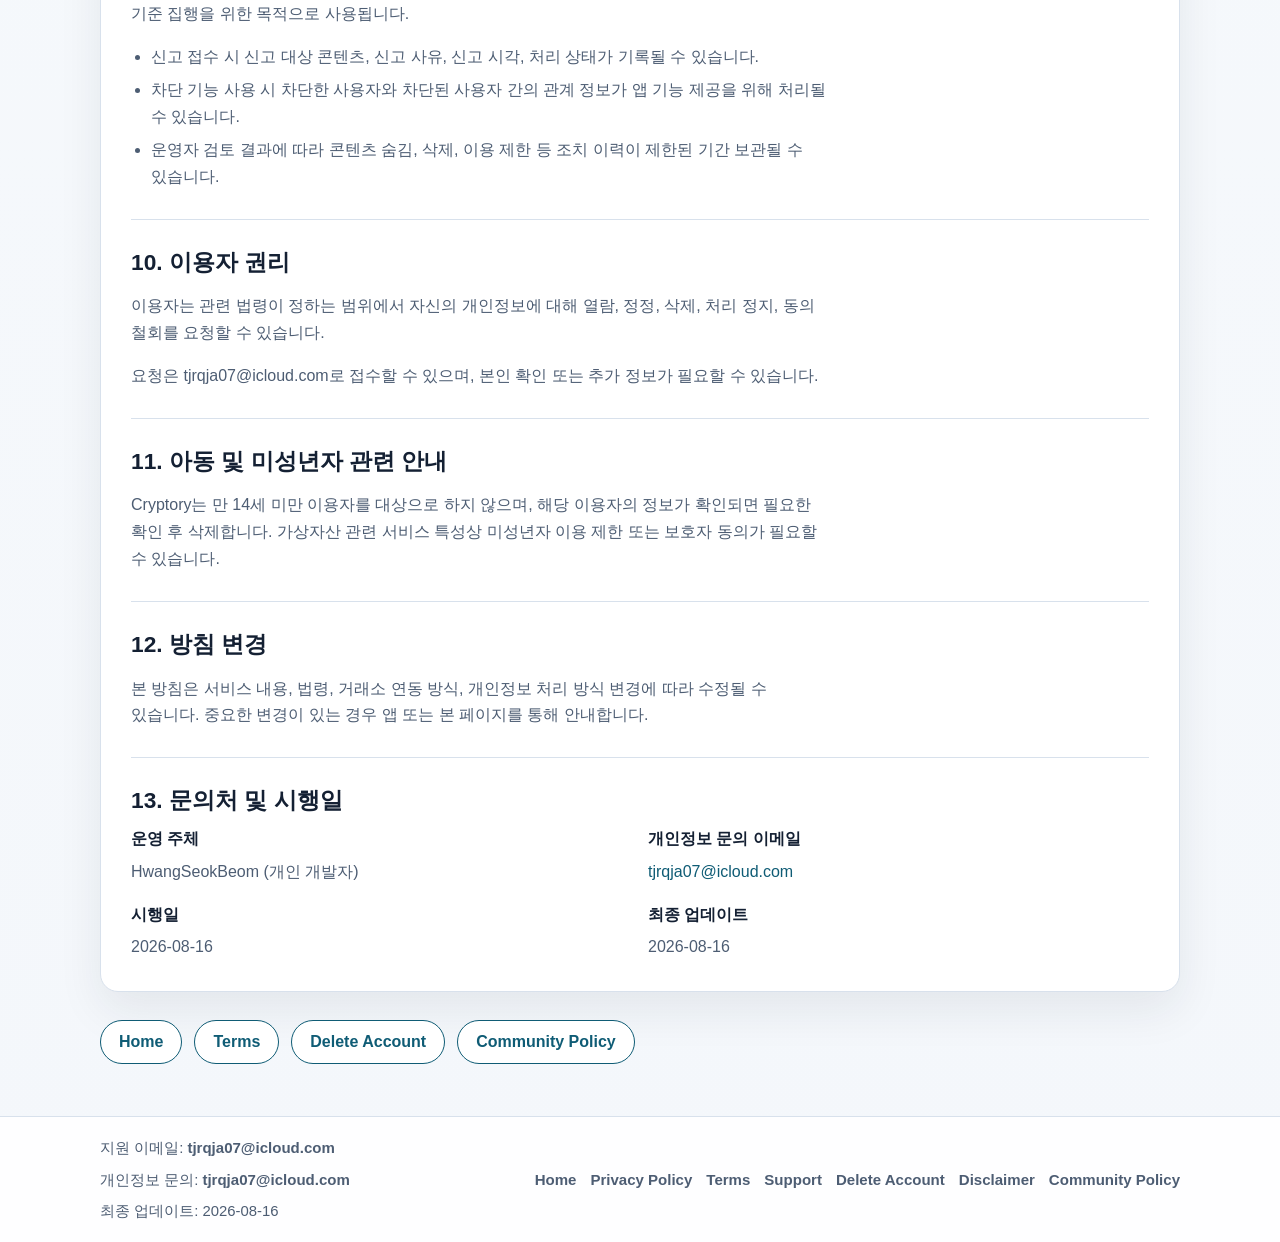
<file: privacy.html>
<!DOCTYPE html>
<html lang="ko">
<head>
  <meta charset="UTF-8">
  <meta name="viewport" content="width=device-width, initial-scale=1.0">
  <title>Cryptory 개인정보처리방침</title>
  <meta name="description" content="Cryptory 앱의 개인정보 수집, 이용, 보관, 삭제, 거래소 API 정보 처리 기준을 안내합니다.">
  <link rel="stylesheet" href="styles.css">
</head>
<body>
  <header class="site-header">
    <div class="container header-inner">
      <a class="brand" href="index.html">Cryptory</a>
      <nav class="site-nav" aria-label="주요 메뉴">
        <a href="index.html">Home</a>
        <a href="privacy.html">Privacy Policy</a>
        <a href="terms.html">Terms</a>
        <a href="support.html">Support</a>
        <a href="delete-account.html">Delete Account</a>
        <a href="disclaimer.html">Disclaimer</a>
        <a href="community-policy.html">Community Policy</a>
      </nav>
    </div>
  </header>

  <main class="document-page">
    <div class="container">
      <div class="page-heading">
        <p class="eyebrow">Privacy Policy</p>
        <h1>개인정보처리방침</h1>
        <p class="lead">본 방침은 Cryptory가 서비스 제공 과정에서 처리할 수 있는 개인정보와 거래소 연동 정보를 안내합니다.</p>
      </div>

      <article class="document">
        <section>
          <h2>1. 개인정보처리방침 개요</h2>
          <p>
            Cryptory는 가상자산 시세 조회, 거래소별 비교, 뉴스, 커뮤니티, 관심 자산 및 읽기 전용 포트폴리오 정보를 제공하는 앱입니다.
            본 방침은 이용자가 서비스를 사용할 때 어떤 정보가 수집, 이용, 보관, 삭제될 수 있는지 설명합니다.
          </p>
          <div class="notice">
            <p>Cryptory는 매매 주문, 입출금, 송금 또는 지갑 기능을 제공하지 않습니다.</p>
          </div>
        </section>

        <section>
          <h2>2. 수집하는 정보</h2>
          <p>서비스 제공 과정에서 다음 정보가 수집되거나 처리될 수 있습니다.</p>
          <ul>
            <li><strong>계정 정보</strong>: 이메일 주소, 닉네임, 사용자 ID, 가입일, 계정 상태</li>
            <li><strong>로그인 식별자</strong>: 이메일, Google, Apple에서 제공하는 고유 식별자, 인증 상태 정보</li>
            <li><strong>거래소 API 정보</strong>: 이용자가 직접 입력하거나 연결한 API Key, Secret, Access Token, Refresh Token 등</li>
            <li><strong>거래소 조회 정보</strong>: 거래소에서 읽기 전용으로 조회되는 잔고, 거래 내역, 계정 권한, 연결 상태</li>
            <li><strong>기기 및 로그 정보</strong>: 기기 종류, 운영체제, 앱 버전, 접속 시각, IP 주소, 오류 로그, 크래시 로그</li>
            <li><strong>고객 문의 정보</strong>: 문의 내용, 첨부 자료, 회신 이메일, 처리 이력</li>
            <li><strong>커뮤니티 운영 정보</strong>: 게시글, 댓글, 프로필명, 신고 사유, 차단 상태, 운영자 검토 및 조치 이력 등 커뮤니티 운영에 필요한 최소 정보</li>
          </ul>
        </section>

        <section>
          <h2>3. 수집 및 이용 목적</h2>
          <ul>
            <li>회원가입, 로그인, 계정 식별, 서비스 제공</li>
            <li>가상자산 시세 조회, 거래소별 비교, 관심 정보 표시</li>
            <li>거래소 계정 연결과 읽기 전용 자산 정보 확인</li>
            <li>고객지원, 오류 확인, 장애 대응, 보안 사고 예방</li>
            <li>부정 이용 방지, 약관 위반 확인, 분쟁 대응</li>
            <li>커뮤니티 신고 처리, 차단 기능 제공, 금지 콘텐츠 검토 및 운영 정책 집행</li>
          </ul>
        </section>

        <section>
          <h2>4. 외부 거래소 연동 정보 처리</h2>
          <p>
            Cryptory는 이용자가 직접 제공한 거래소 API 정보를 사용하여 외부 거래소와 통신할 수 있습니다.
            이 과정에서 잔고, 거래 내역 등 거래소가 제공하는 읽기 전용 정보가 앱에 표시될 수 있습니다.
          </p>
          <ul>
            <li>지원 거래소 목록은 업비트, 빗썸, 코인원, 코빗, 바이낸스입니다.</li>
            <li>권장 API 권한 범위는 자산 조회 전용 권한(주문·출금 권한 금지)입니다.</li>
            <li>거래소 API의 생성, 권한 부여, 폐기, 보안 설정은 각 거래소의 정책과 화면을 따릅니다.</li>
            <li>이용자는 거래소 웹사이트 또는 앱에서 직접 API 권한을 폐기할 수 있습니다.</li>
          </ul>
        </section>

        <section>
          <h2>5. 민감 정보 및 API Key 보안</h2>
          <div class="security-box">
            <p>
              API Key, Secret, Access Token은 거래소 계정에 접근할 수 있는 민감한 정보입니다.
              Cryptory는 보안 목적으로 해당 정보를 보호하며, 가능한 최소 권한 사용을 권장합니다.
            </p>
          </div>
          <ul>
            <li>출금 권한이 포함된 API Key 사용은 권장하지 않습니다.</li>
            <li>이용자는 필요한 권한만 부여한 API Key를 생성해야 합니다.</li>
            <li>이용자는 의심스러운 상황이 발생하면 거래소에서 API Key를 즉시 폐기해야 합니다.</li>
            <li>인증 토큰은 iOS Keychain에 저장하고, 서버에 저장되는 거래소 자격증명은 암호화하며 앱 로그에 원문을 남기지 않습니다.</li>
          </ul>
        </section>

        <section>
          <h2>6. 제3자 제공 및 외부 서비스 이용</h2>
          <p>Cryptory는 원칙적으로 이용자의 개인정보를 제3자에게 판매하거나 임의로 제공하지 않습니다. 다만 다음 경우에는 정보가 처리될 수 있습니다.</p>
          <ul>
            <li>이용자가 직접 연결한 거래소 API를 통해 거래소와 통신하는 경우</li>
            <li>로그인, 서버 운영, 데이터 저장, 오류 분석 등 서비스 제공에 필요한 외부 인프라를 사용하는 경우</li>
            <li>법령상 의무가 있거나 이용자의 별도 동의가 있는 경우</li>
          </ul>
          <p>사용하는 외부 인프라 또는 서비스 제공자는 AWS(서버·데이터베이스), Firebase Cloud Messaging(푸시), Apple·Google(소셜 로그인)입니다.</p>
        </section>

        <section>
          <h2>7. 보관 기간 및 파기</h2>
          <p>개인정보는 수집 및 이용 목적 달성 후 지체 없이 삭제하는 것을 원칙으로 합니다. 계정 정보는 계정 삭제 시까지, 운영·보안 로그는 최대 90일, 고객지원 기록은 문의 종료 후 최대 1년 보관할 수 있습니다. 법령상 별도 보관 의무가 있으면 해당 기간을 따릅니다.</p>
          <ul>
            <li>계정 정보: 회원 탈퇴 또는 계정 삭제 시까지 보관될 수 있습니다.</li>
            <li>거래소 API 정보: 거래소 연결 해제 또는 계정 삭제 시 삭제 대상이 됩니다.</li>
            <li>로그 및 오류 정보: 서비스 안정성, 보안, 장애 대응 목적상 제한된 기간 보관될 수 있습니다.</li>
            <li>문의 기록: 고객지원 이력 관리와 분쟁 대응을 위해 일정 기간 보관될 수 있습니다.</li>
            <li>법령상 보관 의무가 있는 정보는 해당 법령에서 정한 기간 동안 보관될 수 있습니다.</li>
          </ul>
        </section>

        <section>
          <h2>8. 계정 삭제 및 거래소 연결 해제</h2>
          <p>
            이용자는 앱 내 계정 삭제 기능 또는 고객지원 이메일을 통해 계정 삭제를 요청할 수 있습니다.
            자세한 절차는 <a href="delete-account.html">계정 삭제 안내</a>를 확인해 주세요.
          </p>
          <ul>
            <li>앱 내 계정 삭제 경로: 앱의 프로필 화면 > 계정 삭제</li>
            <li>계정 삭제 처리 기간: 앱 내 요청 성공 시 운영 데이터에서 즉시 삭제하며, 백업에 남은 계정 데이터는 최대 30일 이내 만료 또는 삭제</li>
            <li>작성한 커뮤니티 게시글·댓글과 관련 좋아요·투표 등 계정에 연결된 커뮤니티 데이터도 삭제 대상입니다.</li>
            <li>Apple 로그인 계정은 서버에 유효한 승인 정보가 있는 경우 Apple에 권한 철회를 요청하며, 필요한 경우 Apple ID 설정에서 직접 연결을 해제할 수 있습니다.</li>
            <li>거래소 API Key 또는 Token은 앱 삭제와 별개로 거래소에서 직접 폐기해야 할 수 있습니다.</li>
          </ul>
        </section>

        <section>
          <h2>9. 커뮤니티 신고 및 운영 정보 처리</h2>
          <p>
            Cryptory는 커뮤니티 신고 처리, 차단 기능 제공, 콘텐츠 검토, 정책 위반 대응을 위해 필요한 최소 범위의 정보를 처리할 수 있습니다.
            이 정보는 커뮤니티 안전, 이용자 보호, 분쟁 대응, 서비스 운영 기준 집행을 위한 목적으로 사용됩니다.
          </p>
          <ul>
            <li>신고 접수 시 신고 대상 콘텐츠, 신고 사유, 신고 시각, 처리 상태가 기록될 수 있습니다.</li>
            <li>차단 기능 사용 시 차단한 사용자와 차단된 사용자 간의 관계 정보가 앱 기능 제공을 위해 처리될 수 있습니다.</li>
            <li>운영자 검토 결과에 따라 콘텐츠 숨김, 삭제, 이용 제한 등 조치 이력이 제한된 기간 보관될 수 있습니다.</li>
          </ul>
        </section>

        <section>
          <h2>10. 이용자 권리</h2>
          <p>이용자는 관련 법령이 정하는 범위에서 자신의 개인정보에 대해 열람, 정정, 삭제, 처리 정지, 동의 철회를 요청할 수 있습니다.</p>
          <p>요청은 tjrqja07@icloud.com로 접수할 수 있으며, 본인 확인 또는 추가 정보가 필요할 수 있습니다.</p>
        </section>

        <section>
          <h2>11. 아동 및 미성년자 관련 안내</h2>
          <p>Cryptory는 만 14세 미만 이용자를 대상으로 하지 않으며, 해당 이용자의 정보가 확인되면 필요한 확인 후 삭제합니다. 가상자산 관련 서비스 특성상 미성년자 이용 제한 또는 보호자 동의가 필요할 수 있습니다.</p>
        </section>

        <section>
          <h2>12. 방침 변경</h2>
          <p>본 방침은 서비스 내용, 법령, 거래소 연동 방식, 개인정보 처리 방식 변경에 따라 수정될 수 있습니다. 중요한 변경이 있는 경우 앱 또는 본 페이지를 통해 안내합니다.</p>
        </section>

        <section>
          <h2>13. 문의처 및 시행일</h2>
          <dl class="meta-list">
            <div>
              <dt>운영 주체</dt>
              <dd>HwangSeokBeom (개인 개발자)</dd>
            </div>
            <div>
              <dt>개인정보 문의 이메일</dt>
              <dd><a href="mailto:tjrqja07@icloud.com">tjrqja07@icloud.com</a></dd>
            </div>
            <div>
              <dt>시행일</dt>
              <dd>2026-08-16</dd>
            </div>
            <div>
              <dt>최종 업데이트</dt>
              <dd>2026-08-16</dd>
            </div>
          </dl>
        </section>
      </article>

      <div class="link-row">
        <a class="link-button secondary" href="index.html">Home</a>
        <a class="link-button secondary" href="terms.html">Terms</a>
        <a class="link-button secondary" href="delete-account.html">Delete Account</a>
        <a class="link-button secondary" href="community-policy.html">Community Policy</a>
      </div>
    </div>
  </main>

  <footer class="site-footer">
    <div class="container footer-inner">
      <div class="footer-meta">
        <p>지원 이메일: <a href="mailto:tjrqja07@icloud.com">tjrqja07@icloud.com</a></p>
        <p>개인정보 문의: <a href="mailto:tjrqja07@icloud.com">tjrqja07@icloud.com</a></p>
        <p>최종 업데이트: 2026-08-16</p>
      </div>
      <nav aria-label="하단 링크">
        <a href="index.html">Home</a>
        <a href="privacy.html">Privacy Policy</a>
        <a href="terms.html">Terms</a>
        <a href="support.html">Support</a>
        <a href="delete-account.html">Delete Account</a>
        <a href="disclaimer.html">Disclaimer</a>
        <a href="community-policy.html">Community Policy</a>
      </nav>
    </div>
  </footer>
</body>
</html>
</file>
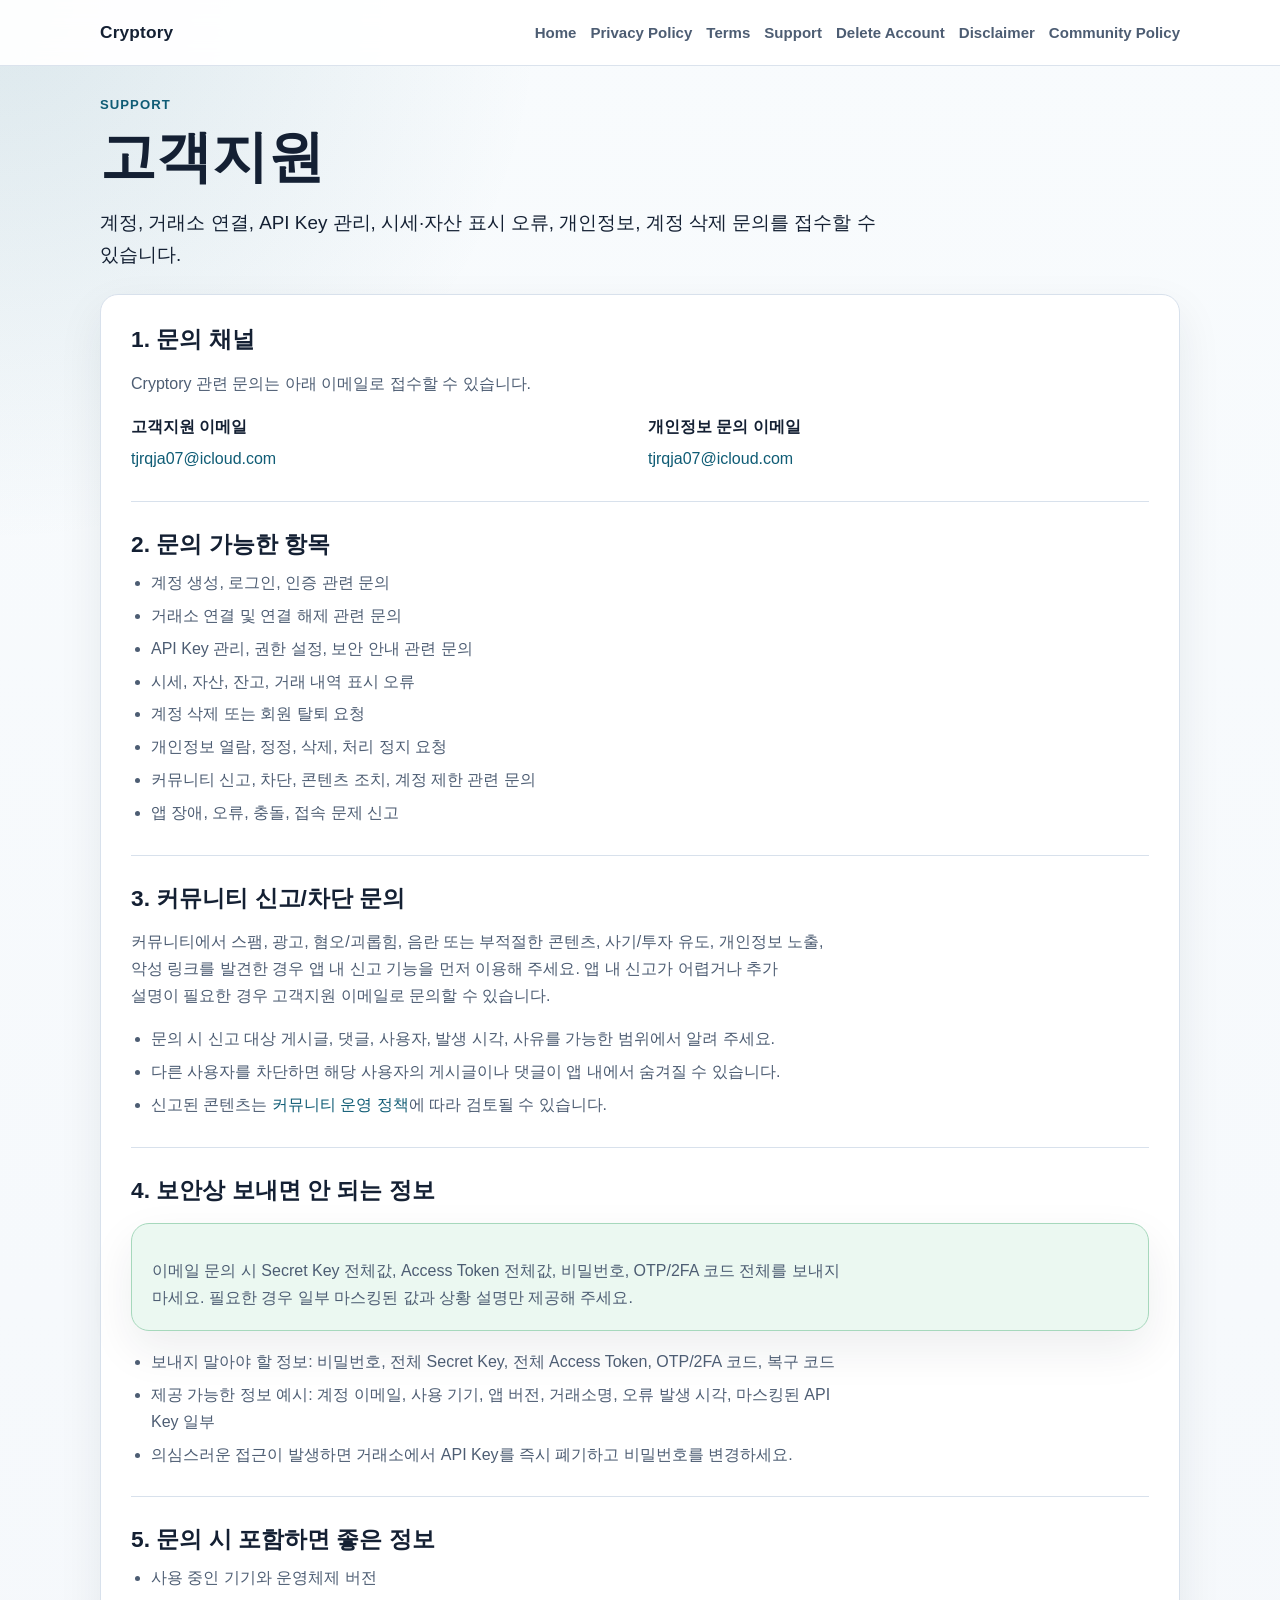
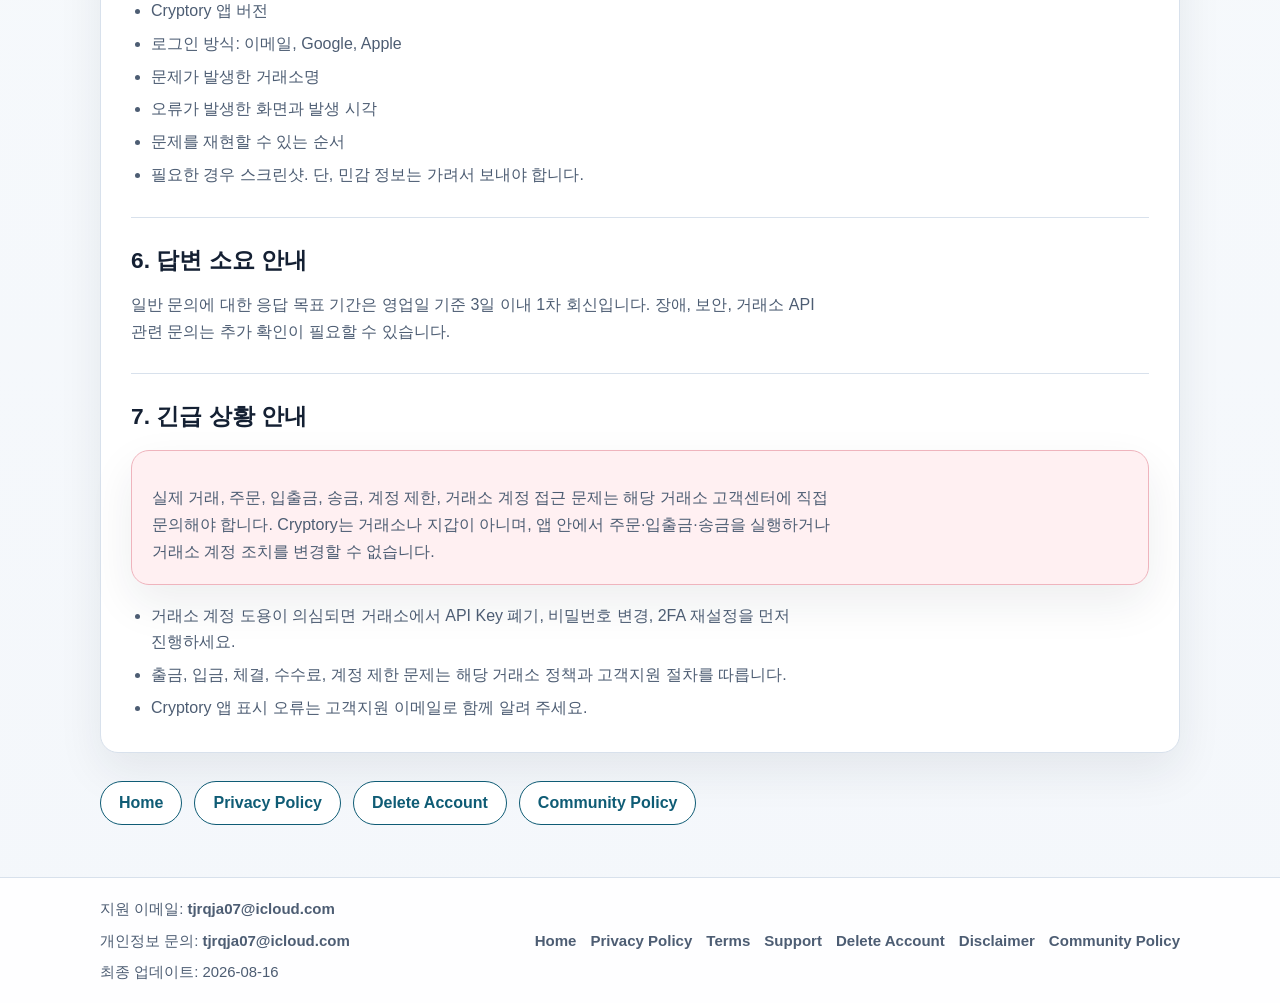
<file: support.html>
<!DOCTYPE html>
<html lang="ko">
<head>
  <meta charset="UTF-8">
  <meta name="viewport" content="width=device-width, initial-scale=1.0">
  <title>Cryptory 고객지원</title>
  <meta name="description" content="Cryptory 앱의 고객지원, 문의 채널, 보안상 보내면 안 되는 정보, 긴급 상황 안내를 제공합니다.">
  <link rel="stylesheet" href="styles.css">
</head>
<body>
  <header class="site-header">
    <div class="container header-inner">
      <a class="brand" href="index.html">Cryptory</a>
      <nav class="site-nav" aria-label="주요 메뉴">
        <a href="index.html">Home</a>
        <a href="privacy.html">Privacy Policy</a>
        <a href="terms.html">Terms</a>
        <a href="support.html">Support</a>
        <a href="delete-account.html">Delete Account</a>
        <a href="disclaimer.html">Disclaimer</a>
        <a href="community-policy.html">Community Policy</a>
      </nav>
    </div>
  </header>

  <main class="document-page">
    <div class="container">
      <div class="page-heading">
        <p class="eyebrow">Support</p>
        <h1>고객지원</h1>
        <p class="lead">계정, 거래소 연결, API Key 관리, 시세·자산 표시 오류, 개인정보, 계정 삭제 문의를 접수할 수 있습니다.</p>
      </div>

      <article class="document">
        <section>
          <h2>1. 문의 채널</h2>
          <p>Cryptory 관련 문의는 아래 이메일로 접수할 수 있습니다.</p>
          <dl class="meta-list">
            <div>
              <dt>고객지원 이메일</dt>
              <dd><a href="mailto:tjrqja07@icloud.com">tjrqja07@icloud.com</a></dd>
            </div>
            <div>
              <dt>개인정보 문의 이메일</dt>
              <dd><a href="mailto:tjrqja07@icloud.com">tjrqja07@icloud.com</a></dd>
            </div>
          </dl>
        </section>

        <section>
          <h2>2. 문의 가능한 항목</h2>
          <ul>
            <li>계정 생성, 로그인, 인증 관련 문의</li>
            <li>거래소 연결 및 연결 해제 관련 문의</li>
            <li>API Key 관리, 권한 설정, 보안 안내 관련 문의</li>
            <li>시세, 자산, 잔고, 거래 내역 표시 오류</li>
            <li>계정 삭제 또는 회원 탈퇴 요청</li>
            <li>개인정보 열람, 정정, 삭제, 처리 정지 요청</li>
            <li>커뮤니티 신고, 차단, 콘텐츠 조치, 계정 제한 관련 문의</li>
            <li>앱 장애, 오류, 충돌, 접속 문제 신고</li>
          </ul>
        </section>

        <section>
          <h2>3. 커뮤니티 신고/차단 문의</h2>
          <p>
            커뮤니티에서 스팸, 광고, 혐오/괴롭힘, 음란 또는 부적절한 콘텐츠, 사기/투자 유도, 개인정보 노출, 악성 링크를 발견한 경우 앱 내 신고 기능을 먼저 이용해 주세요.
            앱 내 신고가 어렵거나 추가 설명이 필요한 경우 고객지원 이메일로 문의할 수 있습니다.
          </p>
          <ul>
            <li>문의 시 신고 대상 게시글, 댓글, 사용자, 발생 시각, 사유를 가능한 범위에서 알려 주세요.</li>
            <li>다른 사용자를 차단하면 해당 사용자의 게시글이나 댓글이 앱 내에서 숨겨질 수 있습니다.</li>
            <li>신고된 콘텐츠는 <a href="community-policy.html">커뮤니티 운영 정책</a>에 따라 검토될 수 있습니다.</li>
          </ul>
        </section>

        <section>
          <h2>4. 보안상 보내면 안 되는 정보</h2>
          <div class="security-box">
            <p>
              이메일 문의 시 Secret Key 전체값, Access Token 전체값, 비밀번호, OTP/2FA 코드 전체를 보내지 마세요.
              필요한 경우 일부 마스킹된 값과 상황 설명만 제공해 주세요.
            </p>
          </div>
          <ul>
            <li>보내지 말아야 할 정보: 비밀번호, 전체 Secret Key, 전체 Access Token, OTP/2FA 코드, 복구 코드</li>
            <li>제공 가능한 정보 예시: 계정 이메일, 사용 기기, 앱 버전, 거래소명, 오류 발생 시각, 마스킹된 API Key 일부</li>
            <li>의심스러운 접근이 발생하면 거래소에서 API Key를 즉시 폐기하고 비밀번호를 변경하세요.</li>
          </ul>
        </section>

        <section>
          <h2>5. 문의 시 포함하면 좋은 정보</h2>
          <ul>
            <li>사용 중인 기기와 운영체제 버전</li>
            <li>Cryptory 앱 버전</li>
            <li>로그인 방식: 이메일, Google, Apple</li>
            <li>문제가 발생한 거래소명</li>
            <li>오류가 발생한 화면과 발생 시각</li>
            <li>문제를 재현할 수 있는 순서</li>
            <li>필요한 경우 스크린샷. 단, 민감 정보는 가려서 보내야 합니다.</li>
          </ul>
        </section>

        <section>
          <h2>6. 답변 소요 안내</h2>
          <p>일반 문의에 대한 응답 목표 기간은 영업일 기준 3일 이내 1차 회신입니다. 장애, 보안, 거래소 API 관련 문의는 추가 확인이 필요할 수 있습니다.</p>
        </section>

        <section>
          <h2>7. 긴급 상황 안내</h2>
          <div class="risk-box">
            <p>
              실제 거래, 주문, 입출금, 송금, 계정 제한, 거래소 계정 접근 문제는 해당 거래소 고객센터에 직접 문의해야 합니다.
              Cryptory는 거래소나 지갑이 아니며, 앱 안에서 주문·입출금·송금을 실행하거나 거래소 계정 조치를 변경할 수 없습니다.
            </p>
          </div>
          <ul>
            <li>거래소 계정 도용이 의심되면 거래소에서 API Key 폐기, 비밀번호 변경, 2FA 재설정을 먼저 진행하세요.</li>
            <li>출금, 입금, 체결, 수수료, 계정 제한 문제는 해당 거래소 정책과 고객지원 절차를 따릅니다.</li>
            <li>Cryptory 앱 표시 오류는 고객지원 이메일로 함께 알려 주세요.</li>
          </ul>
        </section>
      </article>

      <div class="link-row">
        <a class="link-button secondary" href="index.html">Home</a>
        <a class="link-button secondary" href="privacy.html">Privacy Policy</a>
        <a class="link-button secondary" href="delete-account.html">Delete Account</a>
        <a class="link-button secondary" href="community-policy.html">Community Policy</a>
      </div>
    </div>
  </main>

  <footer class="site-footer">
    <div class="container footer-inner">
      <div class="footer-meta">
        <p>지원 이메일: <a href="mailto:tjrqja07@icloud.com">tjrqja07@icloud.com</a></p>
        <p>개인정보 문의: <a href="mailto:tjrqja07@icloud.com">tjrqja07@icloud.com</a></p>
        <p>최종 업데이트: 2026-08-16</p>
      </div>
      <nav aria-label="하단 링크">
        <a href="index.html">Home</a>
        <a href="privacy.html">Privacy Policy</a>
        <a href="terms.html">Terms</a>
        <a href="support.html">Support</a>
        <a href="delete-account.html">Delete Account</a>
        <a href="disclaimer.html">Disclaimer</a>
        <a href="community-policy.html">Community Policy</a>
      </nav>
    </div>
  </footer>
</body>
</html>
</file>
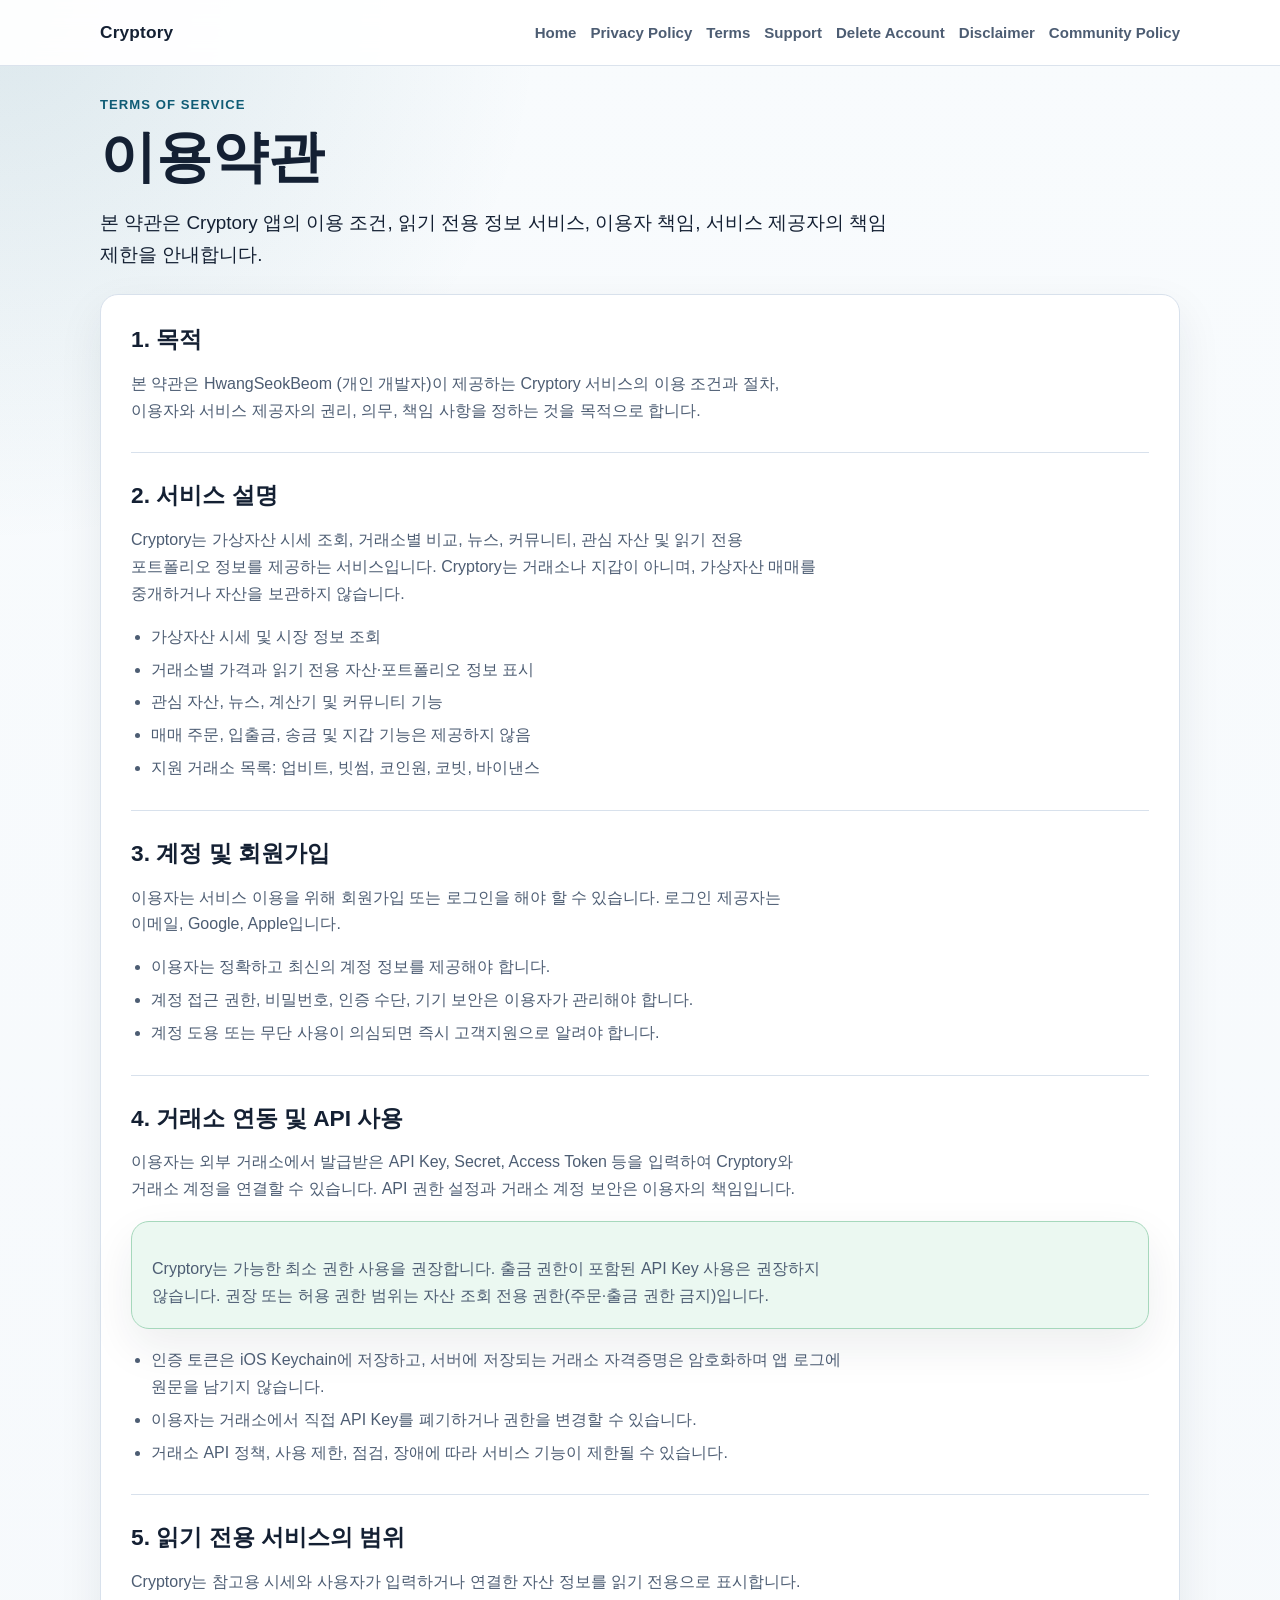
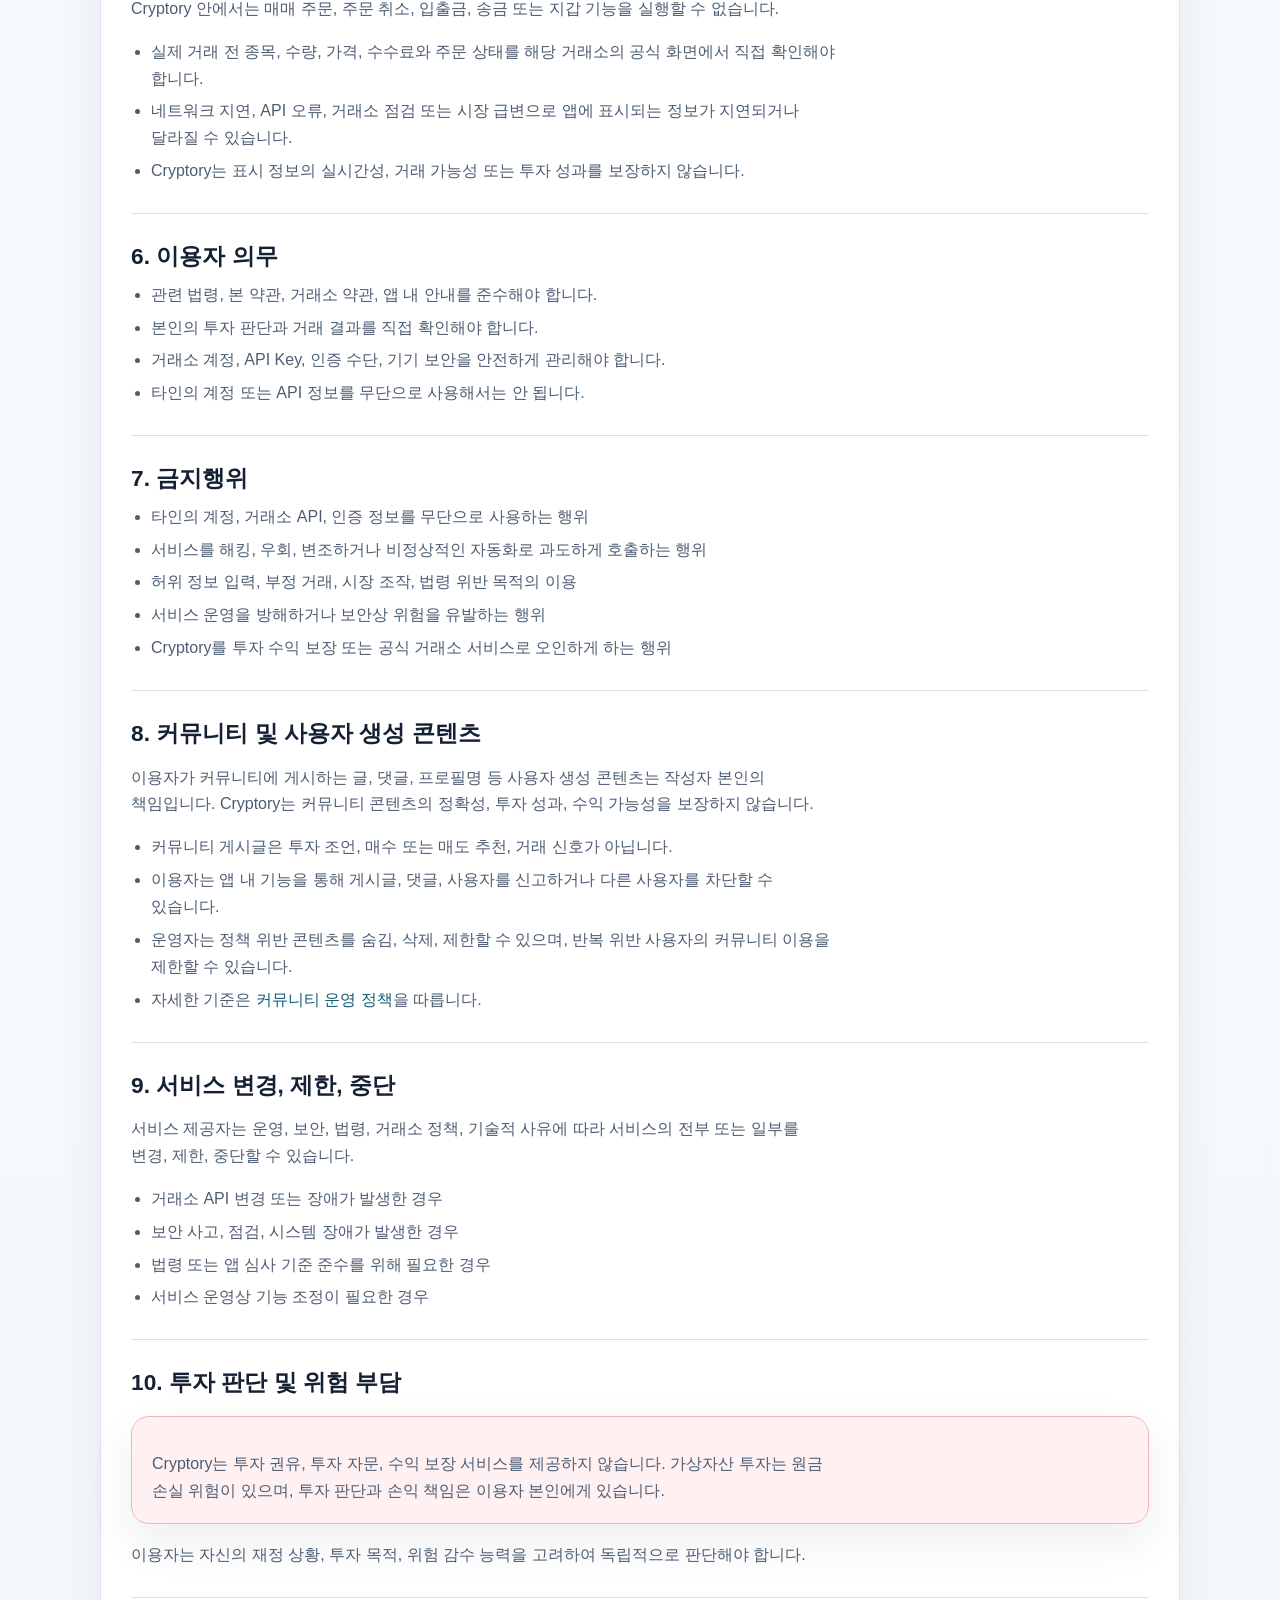
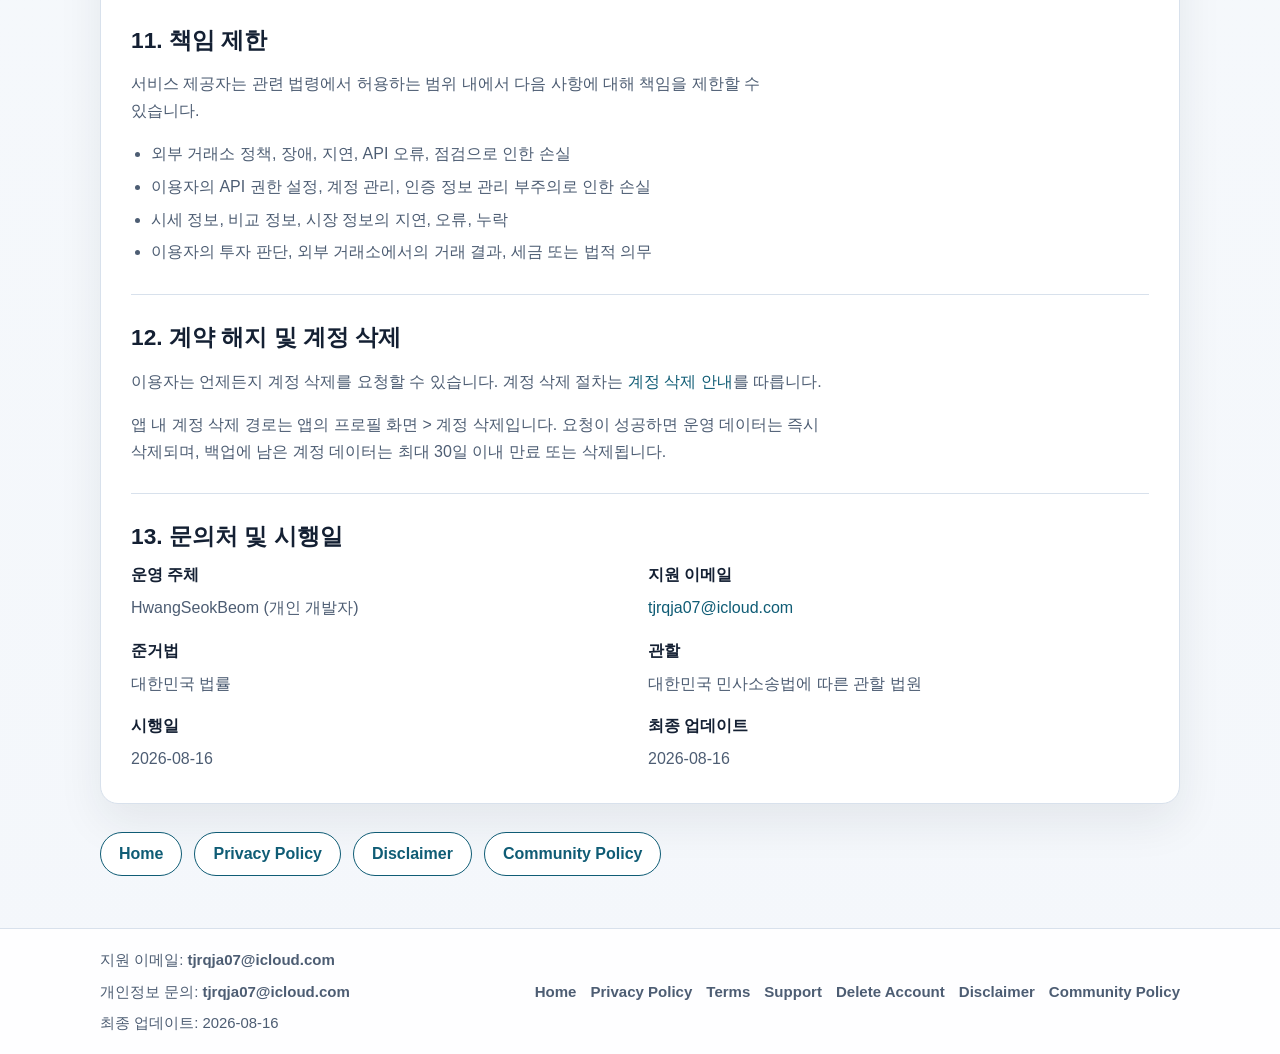
<file: terms.html>
<!DOCTYPE html>
<html lang="ko">
<head>
  <meta charset="UTF-8">
  <meta name="viewport" content="width=device-width, initial-scale=1.0">
  <title>Cryptory 이용약관</title>
  <meta name="description" content="Cryptory 앱의 서비스 이용약관, 읽기 전용 가상자산 정보, 이용자 책임 및 책임 제한 기준을 안내합니다.">
  <link rel="stylesheet" href="styles.css">
</head>
<body>
  <header class="site-header">
    <div class="container header-inner">
      <a class="brand" href="index.html">Cryptory</a>
      <nav class="site-nav" aria-label="주요 메뉴">
        <a href="index.html">Home</a>
        <a href="privacy.html">Privacy Policy</a>
        <a href="terms.html">Terms</a>
        <a href="support.html">Support</a>
        <a href="delete-account.html">Delete Account</a>
        <a href="disclaimer.html">Disclaimer</a>
        <a href="community-policy.html">Community Policy</a>
      </nav>
    </div>
  </header>

  <main class="document-page">
    <div class="container">
      <div class="page-heading">
        <p class="eyebrow">Terms of Service</p>
        <h1>이용약관</h1>
        <p class="lead">본 약관은 Cryptory 앱의 이용 조건, 읽기 전용 정보 서비스, 이용자 책임, 서비스 제공자의 책임 제한을 안내합니다.</p>
      </div>

      <article class="document">
        <section>
          <h2>1. 목적</h2>
          <p>
            본 약관은 HwangSeokBeom (개인 개발자)이 제공하는 Cryptory 서비스의 이용 조건과 절차, 이용자와 서비스 제공자의 권리, 의무, 책임 사항을 정하는 것을 목적으로 합니다.
          </p>
        </section>

        <section>
          <h2>2. 서비스 설명</h2>
          <p>
            Cryptory는 가상자산 시세 조회, 거래소별 비교, 뉴스, 커뮤니티, 관심 자산 및 읽기 전용 포트폴리오 정보를 제공하는 서비스입니다.
            Cryptory는 거래소나 지갑이 아니며, 가상자산 매매를 중개하거나 자산을 보관하지 않습니다.
          </p>
          <ul>
            <li>가상자산 시세 및 시장 정보 조회</li>
            <li>거래소별 가격과 읽기 전용 자산·포트폴리오 정보 표시</li>
            <li>관심 자산, 뉴스, 계산기 및 커뮤니티 기능</li>
            <li>매매 주문, 입출금, 송금 및 지갑 기능은 제공하지 않음</li>
            <li>지원 거래소 목록: 업비트, 빗썸, 코인원, 코빗, 바이낸스</li>
          </ul>
        </section>

        <section>
          <h2>3. 계정 및 회원가입</h2>
          <p>이용자는 서비스 이용을 위해 회원가입 또는 로그인을 해야 할 수 있습니다. 로그인 제공자는 이메일, Google, Apple입니다.</p>
          <ul>
            <li>이용자는 정확하고 최신의 계정 정보를 제공해야 합니다.</li>
            <li>계정 접근 권한, 비밀번호, 인증 수단, 기기 보안은 이용자가 관리해야 합니다.</li>
            <li>계정 도용 또는 무단 사용이 의심되면 즉시 고객지원으로 알려야 합니다.</li>
          </ul>
        </section>

        <section>
          <h2>4. 거래소 연동 및 API 사용</h2>
          <p>
            이용자는 외부 거래소에서 발급받은 API Key, Secret, Access Token 등을 입력하여 Cryptory와 거래소 계정을 연결할 수 있습니다.
            API 권한 설정과 거래소 계정 보안은 이용자의 책임입니다.
          </p>
          <div class="security-box">
            <p>
              Cryptory는 가능한 최소 권한 사용을 권장합니다. 출금 권한이 포함된 API Key 사용은 권장하지 않습니다.
              권장 또는 허용 권한 범위는 자산 조회 전용 권한(주문·출금 권한 금지)입니다.
            </p>
          </div>
          <ul>
            <li>인증 토큰은 iOS Keychain에 저장하고, 서버에 저장되는 거래소 자격증명은 암호화하며 앱 로그에 원문을 남기지 않습니다.</li>
            <li>이용자는 거래소에서 직접 API Key를 폐기하거나 권한을 변경할 수 있습니다.</li>
            <li>거래소 API 정책, 사용 제한, 점검, 장애에 따라 서비스 기능이 제한될 수 있습니다.</li>
          </ul>
        </section>

        <section>
          <h2>5. 읽기 전용 서비스의 범위</h2>
          <p>
            Cryptory는 참고용 시세와 사용자가 입력하거나 연결한 자산 정보를 읽기 전용으로 표시합니다.
            Cryptory 안에서는 매매 주문, 주문 취소, 입출금, 송금 또는 지갑 기능을 실행할 수 없습니다.
          </p>
          <ul>
            <li>실제 거래 전 종목, 수량, 가격, 수수료와 주문 상태를 해당 거래소의 공식 화면에서 직접 확인해야 합니다.</li>
            <li>네트워크 지연, API 오류, 거래소 점검 또는 시장 급변으로 앱에 표시되는 정보가 지연되거나 달라질 수 있습니다.</li>
            <li>Cryptory는 표시 정보의 실시간성, 거래 가능성 또는 투자 성과를 보장하지 않습니다.</li>
          </ul>
        </section>

        <section>
          <h2>6. 이용자 의무</h2>
          <ul>
            <li>관련 법령, 본 약관, 거래소 약관, 앱 내 안내를 준수해야 합니다.</li>
            <li>본인의 투자 판단과 거래 결과를 직접 확인해야 합니다.</li>
            <li>거래소 계정, API Key, 인증 수단, 기기 보안을 안전하게 관리해야 합니다.</li>
            <li>타인의 계정 또는 API 정보를 무단으로 사용해서는 안 됩니다.</li>
          </ul>
        </section>

        <section>
          <h2>7. 금지행위</h2>
          <ul>
            <li>타인의 계정, 거래소 API, 인증 정보를 무단으로 사용하는 행위</li>
            <li>서비스를 해킹, 우회, 변조하거나 비정상적인 자동화로 과도하게 호출하는 행위</li>
            <li>허위 정보 입력, 부정 거래, 시장 조작, 법령 위반 목적의 이용</li>
            <li>서비스 운영을 방해하거나 보안상 위험을 유발하는 행위</li>
            <li>Cryptory를 투자 수익 보장 또는 공식 거래소 서비스로 오인하게 하는 행위</li>
          </ul>
        </section>

        <section>
          <h2>8. 커뮤니티 및 사용자 생성 콘텐츠</h2>
          <p>
            이용자가 커뮤니티에 게시하는 글, 댓글, 프로필명 등 사용자 생성 콘텐츠는 작성자 본인의 책임입니다.
            Cryptory는 커뮤니티 콘텐츠의 정확성, 투자 성과, 수익 가능성을 보장하지 않습니다.
          </p>
          <ul>
            <li>커뮤니티 게시글은 투자 조언, 매수 또는 매도 추천, 거래 신호가 아닙니다.</li>
            <li>이용자는 앱 내 기능을 통해 게시글, 댓글, 사용자를 신고하거나 다른 사용자를 차단할 수 있습니다.</li>
            <li>운영자는 정책 위반 콘텐츠를 숨김, 삭제, 제한할 수 있으며, 반복 위반 사용자의 커뮤니티 이용을 제한할 수 있습니다.</li>
            <li>자세한 기준은 <a href="community-policy.html">커뮤니티 운영 정책</a>을 따릅니다.</li>
          </ul>
        </section>

        <section>
          <h2>9. 서비스 변경, 제한, 중단</h2>
          <p>서비스 제공자는 운영, 보안, 법령, 거래소 정책, 기술적 사유에 따라 서비스의 전부 또는 일부를 변경, 제한, 중단할 수 있습니다.</p>
          <ul>
            <li>거래소 API 변경 또는 장애가 발생한 경우</li>
            <li>보안 사고, 점검, 시스템 장애가 발생한 경우</li>
            <li>법령 또는 앱 심사 기준 준수를 위해 필요한 경우</li>
            <li>서비스 운영상 기능 조정이 필요한 경우</li>
          </ul>
        </section>

        <section>
          <h2>10. 투자 판단 및 위험 부담</h2>
          <div class="risk-box">
            <p>
              Cryptory는 투자 권유, 투자 자문, 수익 보장 서비스를 제공하지 않습니다.
              가상자산 투자는 원금 손실 위험이 있으며, 투자 판단과 손익 책임은 이용자 본인에게 있습니다.
            </p>
          </div>
          <p>이용자는 자신의 재정 상황, 투자 목적, 위험 감수 능력을 고려하여 독립적으로 판단해야 합니다.</p>
        </section>

        <section>
          <h2>11. 책임 제한</h2>
          <p>서비스 제공자는 관련 법령에서 허용하는 범위 내에서 다음 사항에 대해 책임을 제한할 수 있습니다.</p>
          <ul>
            <li>외부 거래소 정책, 장애, 지연, API 오류, 점검으로 인한 손실</li>
            <li>이용자의 API 권한 설정, 계정 관리, 인증 정보 관리 부주의로 인한 손실</li>
            <li>시세 정보, 비교 정보, 시장 정보의 지연, 오류, 누락</li>
            <li>이용자의 투자 판단, 외부 거래소에서의 거래 결과, 세금 또는 법적 의무</li>
          </ul>
        </section>

        <section>
          <h2>12. 계약 해지 및 계정 삭제</h2>
          <p>이용자는 언제든지 계정 삭제를 요청할 수 있습니다. 계정 삭제 절차는 <a href="delete-account.html">계정 삭제 안내</a>를 따릅니다.</p>
          <p>앱 내 계정 삭제 경로는 앱의 프로필 화면 > 계정 삭제입니다. 요청이 성공하면 운영 데이터는 즉시 삭제되며, 백업에 남은 계정 데이터는 최대 30일 이내 만료 또는 삭제됩니다.</p>
        </section>

        <section>
          <h2>13. 문의처 및 시행일</h2>
          <dl class="meta-list">
            <div>
              <dt>운영 주체</dt>
              <dd>HwangSeokBeom (개인 개발자)</dd>
            </div>
            <div>
              <dt>지원 이메일</dt>
              <dd><a href="mailto:tjrqja07@icloud.com">tjrqja07@icloud.com</a></dd>
            </div>
            <div>
              <dt>준거법</dt>
              <dd>대한민국 법률</dd>
            </div>
            <div>
              <dt>관할</dt>
              <dd>대한민국 민사소송법에 따른 관할 법원</dd>
            </div>
            <div>
              <dt>시행일</dt>
              <dd>2026-08-16</dd>
            </div>
            <div>
              <dt>최종 업데이트</dt>
              <dd>2026-08-16</dd>
            </div>
          </dl>
        </section>
      </article>

      <div class="link-row">
        <a class="link-button secondary" href="index.html">Home</a>
        <a class="link-button secondary" href="privacy.html">Privacy Policy</a>
        <a class="link-button secondary" href="disclaimer.html">Disclaimer</a>
        <a class="link-button secondary" href="community-policy.html">Community Policy</a>
      </div>
    </div>
  </main>

  <footer class="site-footer">
    <div class="container footer-inner">
      <div class="footer-meta">
        <p>지원 이메일: <a href="mailto:tjrqja07@icloud.com">tjrqja07@icloud.com</a></p>
        <p>개인정보 문의: <a href="mailto:tjrqja07@icloud.com">tjrqja07@icloud.com</a></p>
        <p>최종 업데이트: 2026-08-16</p>
      </div>
      <nav aria-label="하단 링크">
        <a href="index.html">Home</a>
        <a href="privacy.html">Privacy Policy</a>
        <a href="terms.html">Terms</a>
        <a href="support.html">Support</a>
        <a href="delete-account.html">Delete Account</a>
        <a href="disclaimer.html">Disclaimer</a>
        <a href="community-policy.html">Community Policy</a>
      </nav>
    </div>
  </footer>
</body>
</html>
</file>
<file: styles.css>
:root {
  --background: #f4f7fb;
  --surface: #ffffff;
  --surface-muted: #eef3f8;
  --text: #142033;
  --text-soft: #4d5d73;
  --line: #d8e1ec;
  --accent: #0f5c75;
  --accent-strong: #083f52;
  --accent-soft: #e6f4f7;
  --warning: #8a4b00;
  --warning-bg: #fff5df;
  --warning-line: #f0c46f;
  --risk: #8b1e2d;
  --risk-bg: #fff0f2;
  --risk-line: #efb4bd;
  --security: #175c39;
  --security-bg: #ebf8f1;
  --security-line: #a6d8bc;
  --shadow: 0 18px 45px rgba(20, 32, 51, 0.08);
  --radius: 18px;
  --max-width: 1080px;
}

* {
  box-sizing: border-box;
}

html {
  scroll-behavior: smooth;
}

body {
  margin: 0;
  font-family: -apple-system, BlinkMacSystemFont, "Segoe UI", sans-serif;
  line-height: 1.68;
  color: var(--text);
  background:
    radial-gradient(circle at top left, rgba(15, 92, 117, 0.12), transparent 34rem),
    linear-gradient(180deg, #f8fbfd 0%, var(--background) 100%);
  word-break: keep-all;
}

a {
  color: var(--accent);
  text-decoration: none;
  overflow-wrap: anywhere;
}

a:hover {
  text-decoration: underline;
}

button,
input,
textarea,
select {
  font: inherit;
}

.container {
  width: min(calc(100% - 32px), var(--max-width));
  margin: 0 auto;
}

.site-header {
  position: sticky;
  top: 0;
  z-index: 10;
  background: rgba(255, 255, 255, 0.94);
  border-bottom: 1px solid rgba(216, 225, 236, 0.92);
  backdrop-filter: blur(12px);
}

.header-inner,
.footer-inner {
  display: flex;
  align-items: center;
  justify-content: space-between;
  gap: 18px;
  padding: 18px 0;
}

.brand {
  color: var(--text);
  font-size: 1.08rem;
  font-weight: 800;
  letter-spacing: 0.01em;
  white-space: nowrap;
}

.site-nav,
.site-footer nav {
  display: flex;
  flex-wrap: wrap;
  gap: 10px 14px;
}

.site-nav a,
.site-footer a {
  color: var(--text-soft);
  font-size: 0.94rem;
  font-weight: 600;
}

.site-nav a:hover,
.site-footer a:hover {
  color: var(--accent);
}

.hero {
  padding: 82px 0 44px;
}

.eyebrow {
  margin: 0 0 10px;
  color: var(--accent);
  font-size: 0.82rem;
  font-weight: 800;
  letter-spacing: 0.08em;
  text-transform: uppercase;
}

.hero h1,
.page-heading h1 {
  margin: 0;
  max-width: 860px;
  font-size: clamp(2rem, 5vw, 3.5rem);
  line-height: 1.12;
}

.lead {
  max-width: 820px;
  margin: 18px 0 0;
  color: var(--text);
  font-size: 1.18rem;
}

.summary {
  max-width: 820px;
  margin: 18px 0 0;
  color: var(--text-soft);
}

.section,
.document-page {
  padding: 28px 0 52px;
}

.section-muted {
  background: rgba(255, 255, 255, 0.48);
  border-top: 1px solid rgba(216, 225, 236, 0.65);
  border-bottom: 1px solid rgba(216, 225, 236, 0.65);
}

.section-heading {
  margin-bottom: 22px;
}

.section-heading h2,
.document h2 {
  margin: 0 0 10px;
  font-size: 1.42rem;
  line-height: 1.3;
}

.section-heading p,
.document p,
.document li {
  color: var(--text-soft);
}

.card-grid {
  display: grid;
  grid-template-columns: repeat(3, minmax(0, 1fr));
  gap: 18px;
}

.link-card-grid {
  grid-template-columns: repeat(auto-fit, minmax(180px, 1fr));
}

.card,
.document,
.info-panel,
.notice,
.risk-box,
.security-box {
  border-radius: var(--radius);
  box-shadow: var(--shadow);
}

.card,
.document,
.info-panel {
  background: var(--surface);
  border: 1px solid var(--line);
}

.card {
  padding: 24px;
}

.card h3 {
  margin: 0 0 12px;
  font-size: 1.06rem;
}

.card p {
  margin: 0;
  color: var(--text-soft);
}

.card ul,
.document ul,
.document ol {
  margin: 0;
  padding-left: 20px;
}

.card li + li,
.document li + li {
  margin-top: 6px;
}

.link-card {
  display: flex;
  min-height: 148px;
  flex-direction: column;
  justify-content: space-between;
  color: var(--text);
}

.link-card:hover {
  text-decoration: none;
  border-color: rgba(15, 92, 117, 0.44);
  transform: translateY(-2px);
  transition: transform 160ms ease, border-color 160ms ease;
}

.link-card span {
  color: var(--accent);
  font-weight: 800;
}

.button-row,
.link-row {
  display: flex;
  flex-wrap: wrap;
  gap: 12px;
  margin-top: 28px;
}

.link-button,
.button {
  display: inline-flex;
  align-items: center;
  justify-content: center;
  min-height: 44px;
  padding: 0 18px;
  border: 1px solid var(--accent);
  border-radius: 999px;
  background: var(--accent);
  color: #ffffff;
  font-weight: 800;
}

.link-button:hover,
.button:hover {
  text-decoration: none;
  background: var(--accent-strong);
}

.link-button.secondary,
.button.secondary {
  background: #ffffff;
  color: var(--accent);
}

.link-button.secondary:hover,
.button.secondary:hover {
  background: var(--accent-soft);
}

.page-heading {
  margin-bottom: 24px;
}

.document {
  padding: 30px;
  overflow-wrap: anywhere;
}

.document section + section {
  margin-top: 28px;
  padding-top: 28px;
  border-top: 1px solid var(--line);
}

.document p,
.document li {
  max-width: 78ch;
}

.document strong {
  color: var(--text);
}

.meta-list {
  display: grid;
  grid-template-columns: repeat(2, minmax(0, 1fr));
  gap: 16px;
  margin: 0;
}

.meta-list dt {
  color: var(--text);
  font-weight: 800;
}

.meta-list dd {
  margin: 6px 0 0;
  color: var(--text-soft);
}

.info-panel {
  padding: 24px;
}

.notice,
.risk-box,
.security-box {
  margin: 18px 0;
  padding: 18px 20px;
  border: 1px solid;
}

.notice {
  color: var(--warning);
  background: var(--warning-bg);
  border-color: var(--warning-line);
}

.risk-box {
  color: var(--risk);
  background: var(--risk-bg);
  border-color: var(--risk-line);
}

.security-box {
  color: var(--security);
  background: var(--security-bg);
  border-color: var(--security-line);
}

.notice h2,
.notice h3,
.risk-box h2,
.risk-box h3,
.security-box h2,
.security-box h3 {
  margin-top: 0;
  color: inherit;
}

.notice p:last-child,
.risk-box p:last-child,
.security-box p:last-child {
  margin-bottom: 0;
}

.site-footer {
  border-top: 1px solid var(--line);
  background: rgba(255, 255, 255, 0.92);
}

.site-footer p {
  margin: 0;
  color: var(--text-soft);
  font-size: 0.93rem;
}

.footer-meta {
  display: grid;
  gap: 6px;
}

@media (max-width: 980px) {
  .header-inner,
  .footer-inner {
    align-items: flex-start;
    flex-direction: column;
  }

  .card-grid,
  .link-card-grid {
    grid-template-columns: repeat(2, minmax(0, 1fr));
  }
}

@media (max-width: 640px) {
  body {
    font-size: 16px;
    line-height: 1.72;
  }

  .container {
    width: min(calc(100% - 24px), var(--max-width));
  }

  .hero {
    padding: 48px 0 34px;
  }

  .section,
  .document-page {
    padding: 24px 0 42px;
  }

  .header-inner,
  .footer-inner {
    gap: 14px;
    padding: 14px 0;
  }

  .hero h1,
  .page-heading h1 {
    font-size: 2rem;
    line-height: 1.16;
  }

  .lead {
    font-size: 1.04rem;
  }

  .site-nav,
  .site-footer nav {
    gap: 10px 12px;
  }

  .site-nav a,
  .site-footer a,
  .site-footer p {
    font-size: 0.9rem;
  }

  .card-grid,
  .link-card-grid,
  .meta-list {
    grid-template-columns: 1fr;
  }

  .document,
  .card,
  .info-panel,
  .notice,
  .risk-box,
  .security-box {
    padding: 18px;
  }

  .document section + section {
    margin-top: 24px;
    padding-top: 24px;
  }

  .section-heading h2,
  .document h2 {
    font-size: 1.28rem;
  }

  .link-button,
  .button {
    width: 100%;
  }
}
</file>
